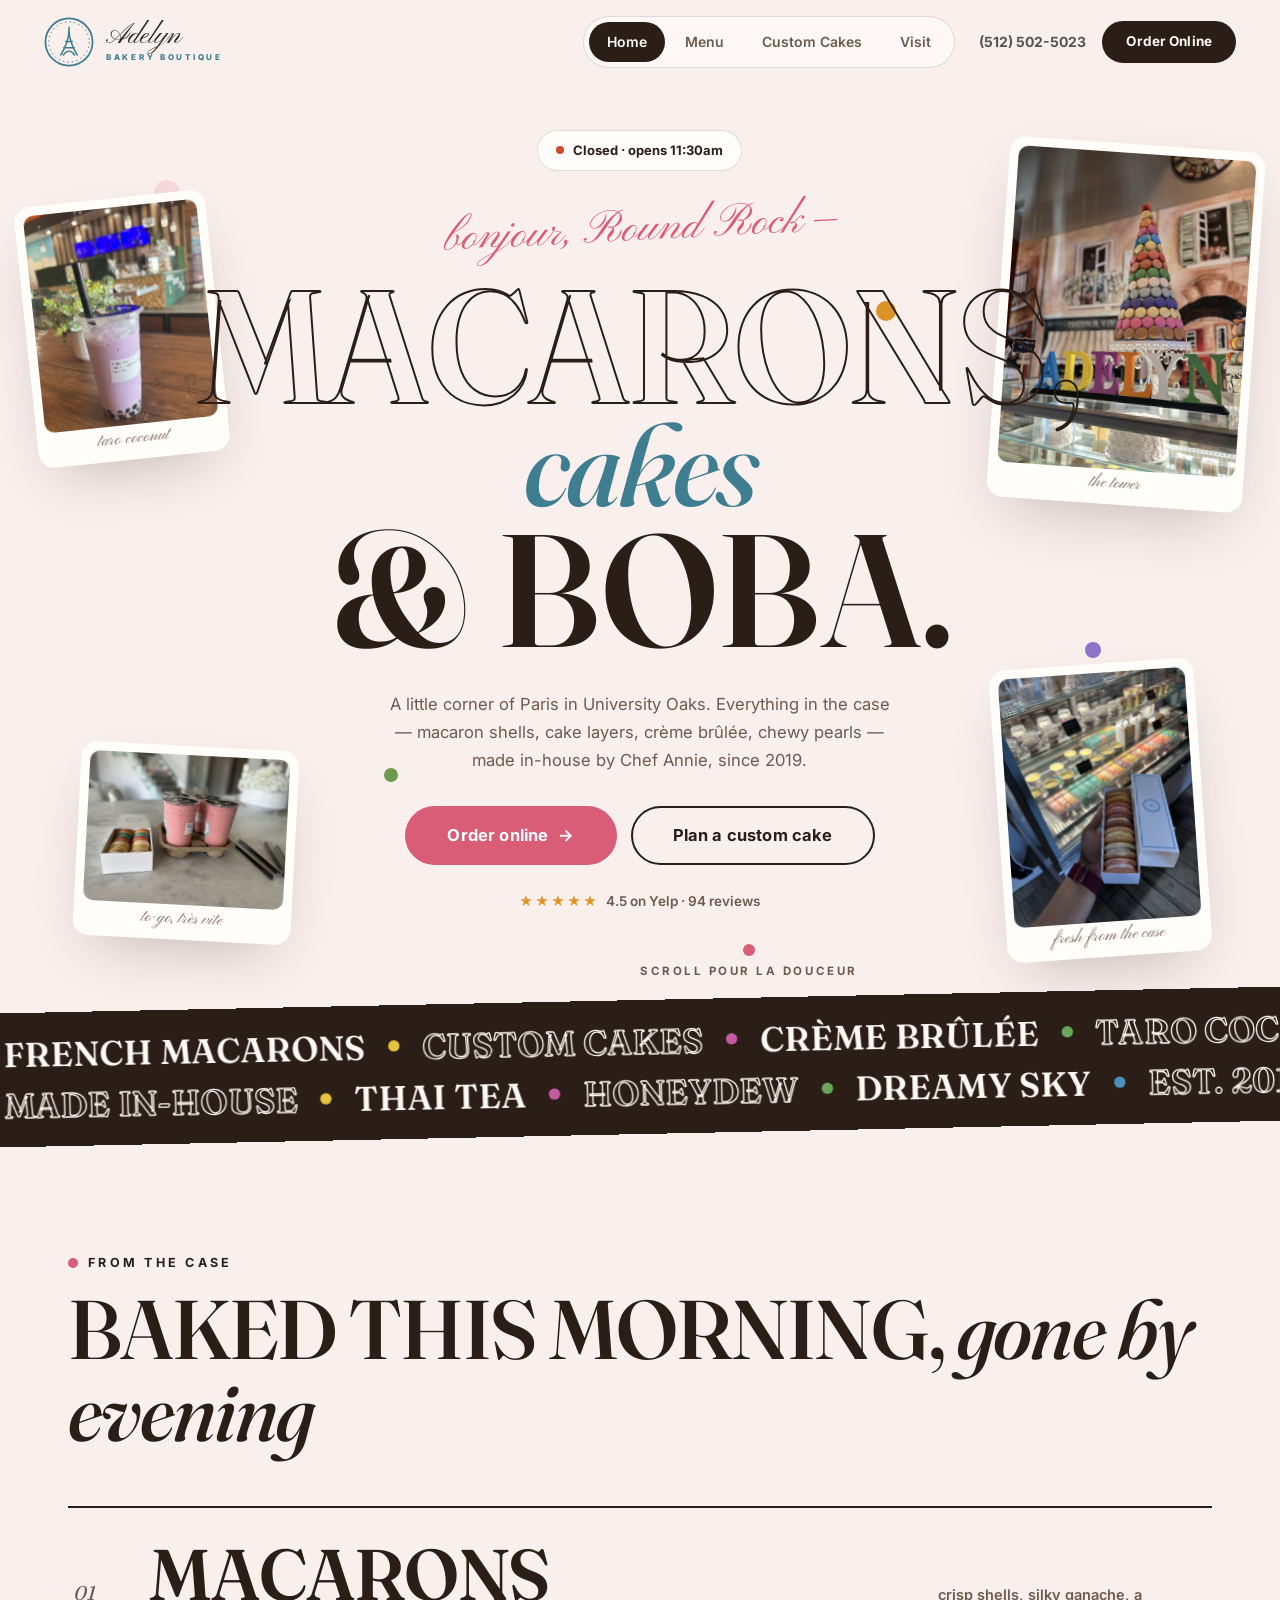
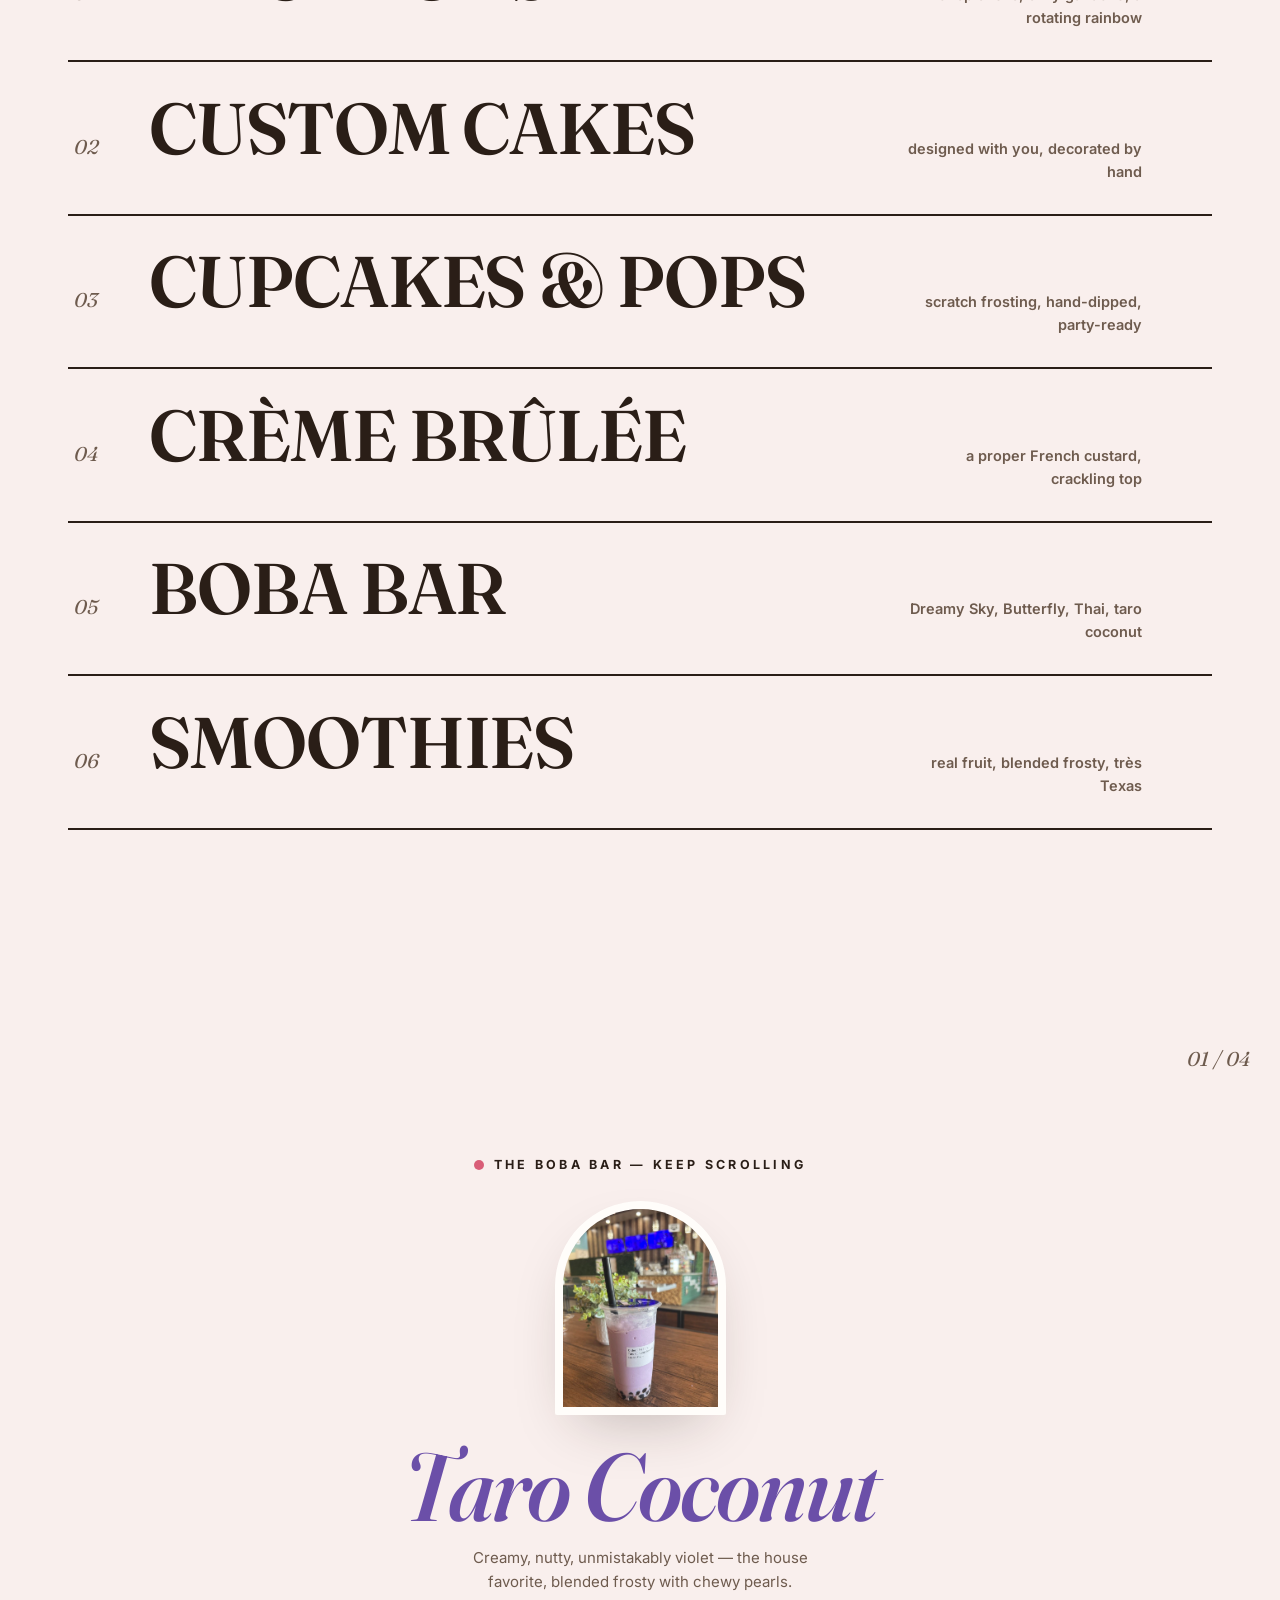
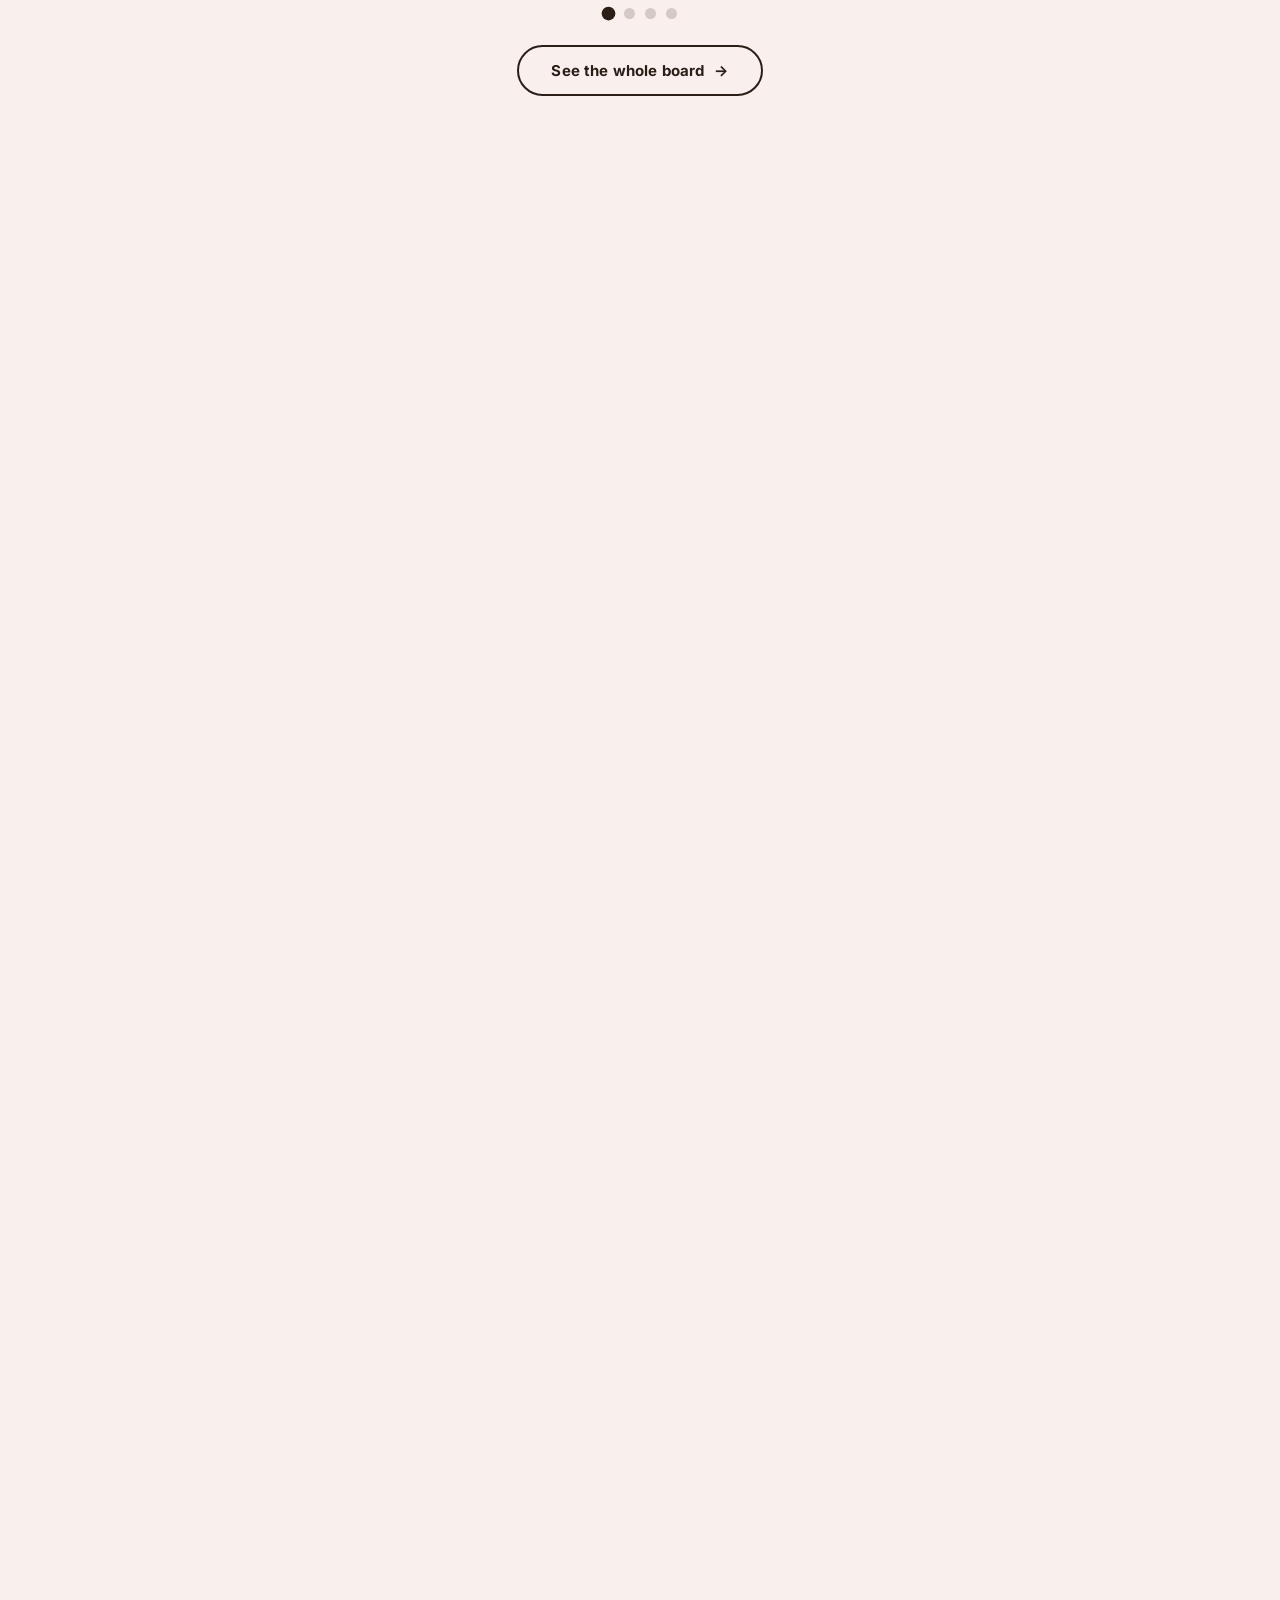
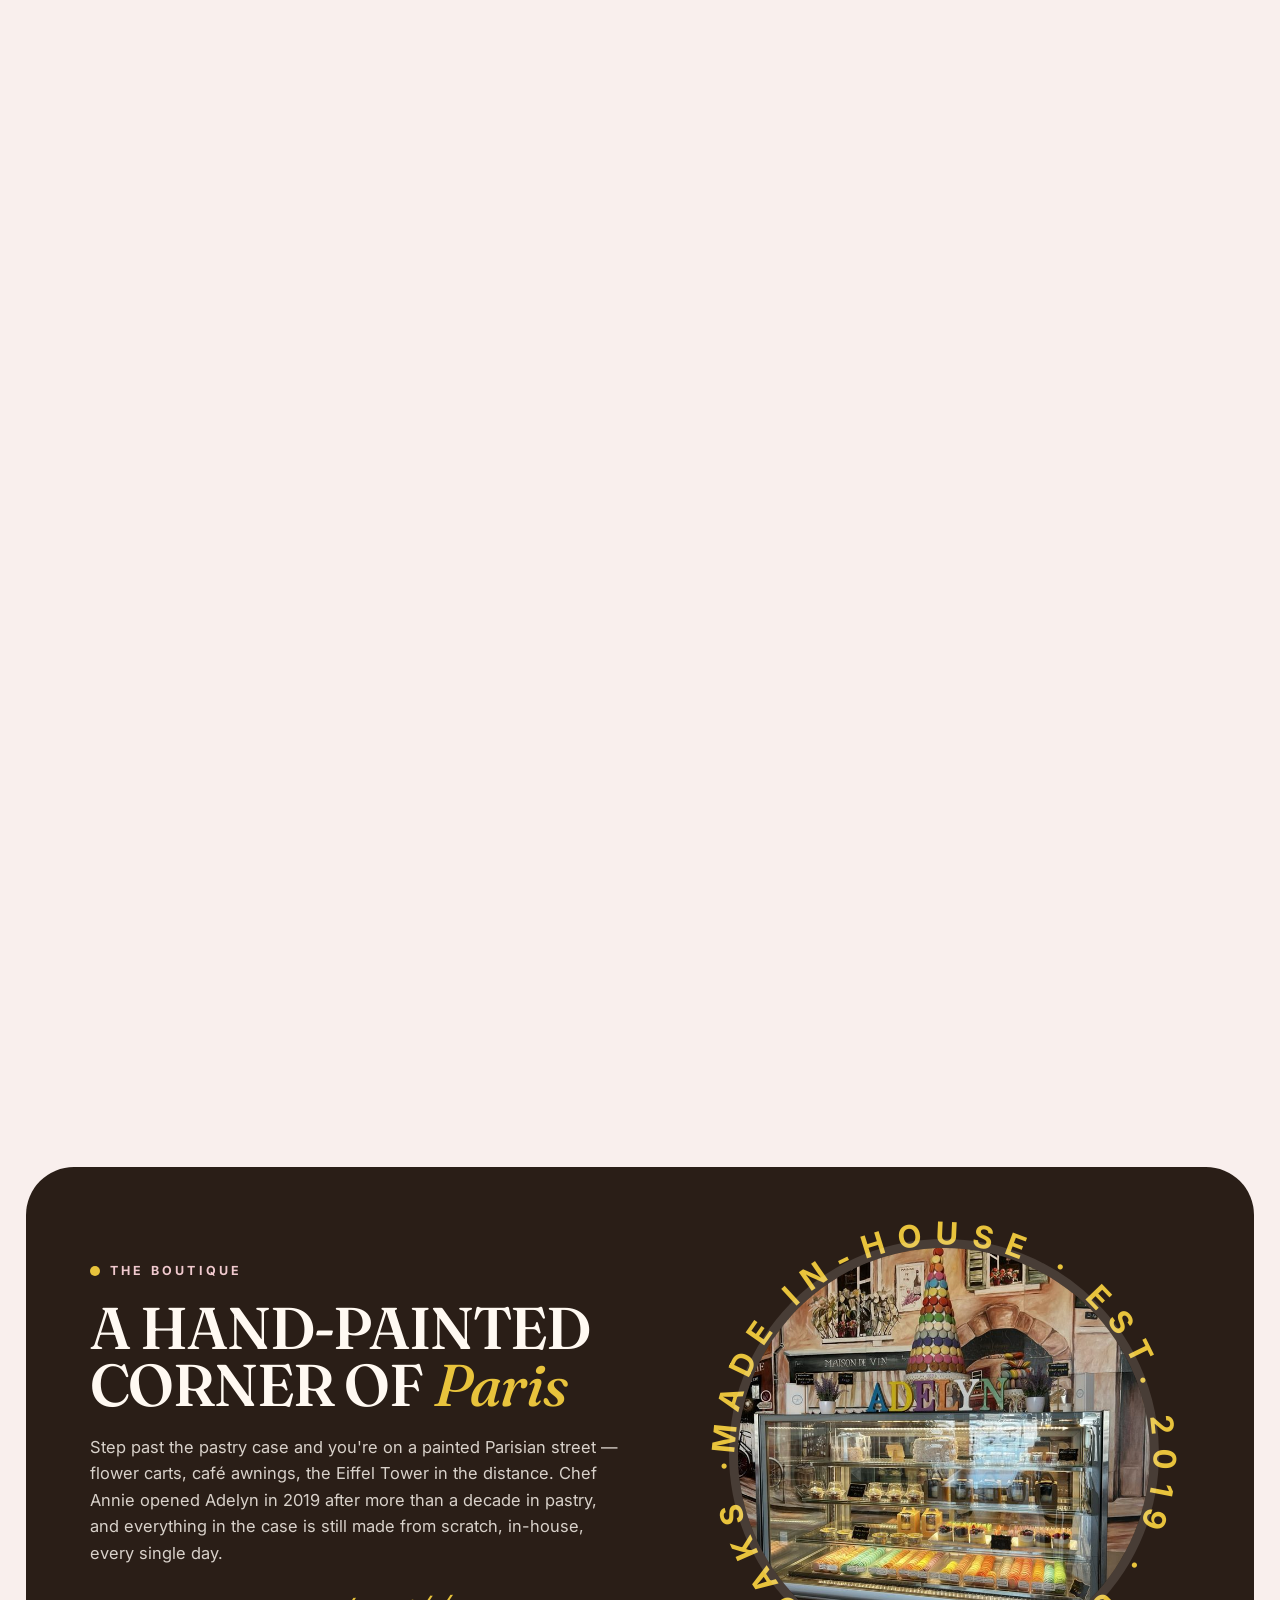
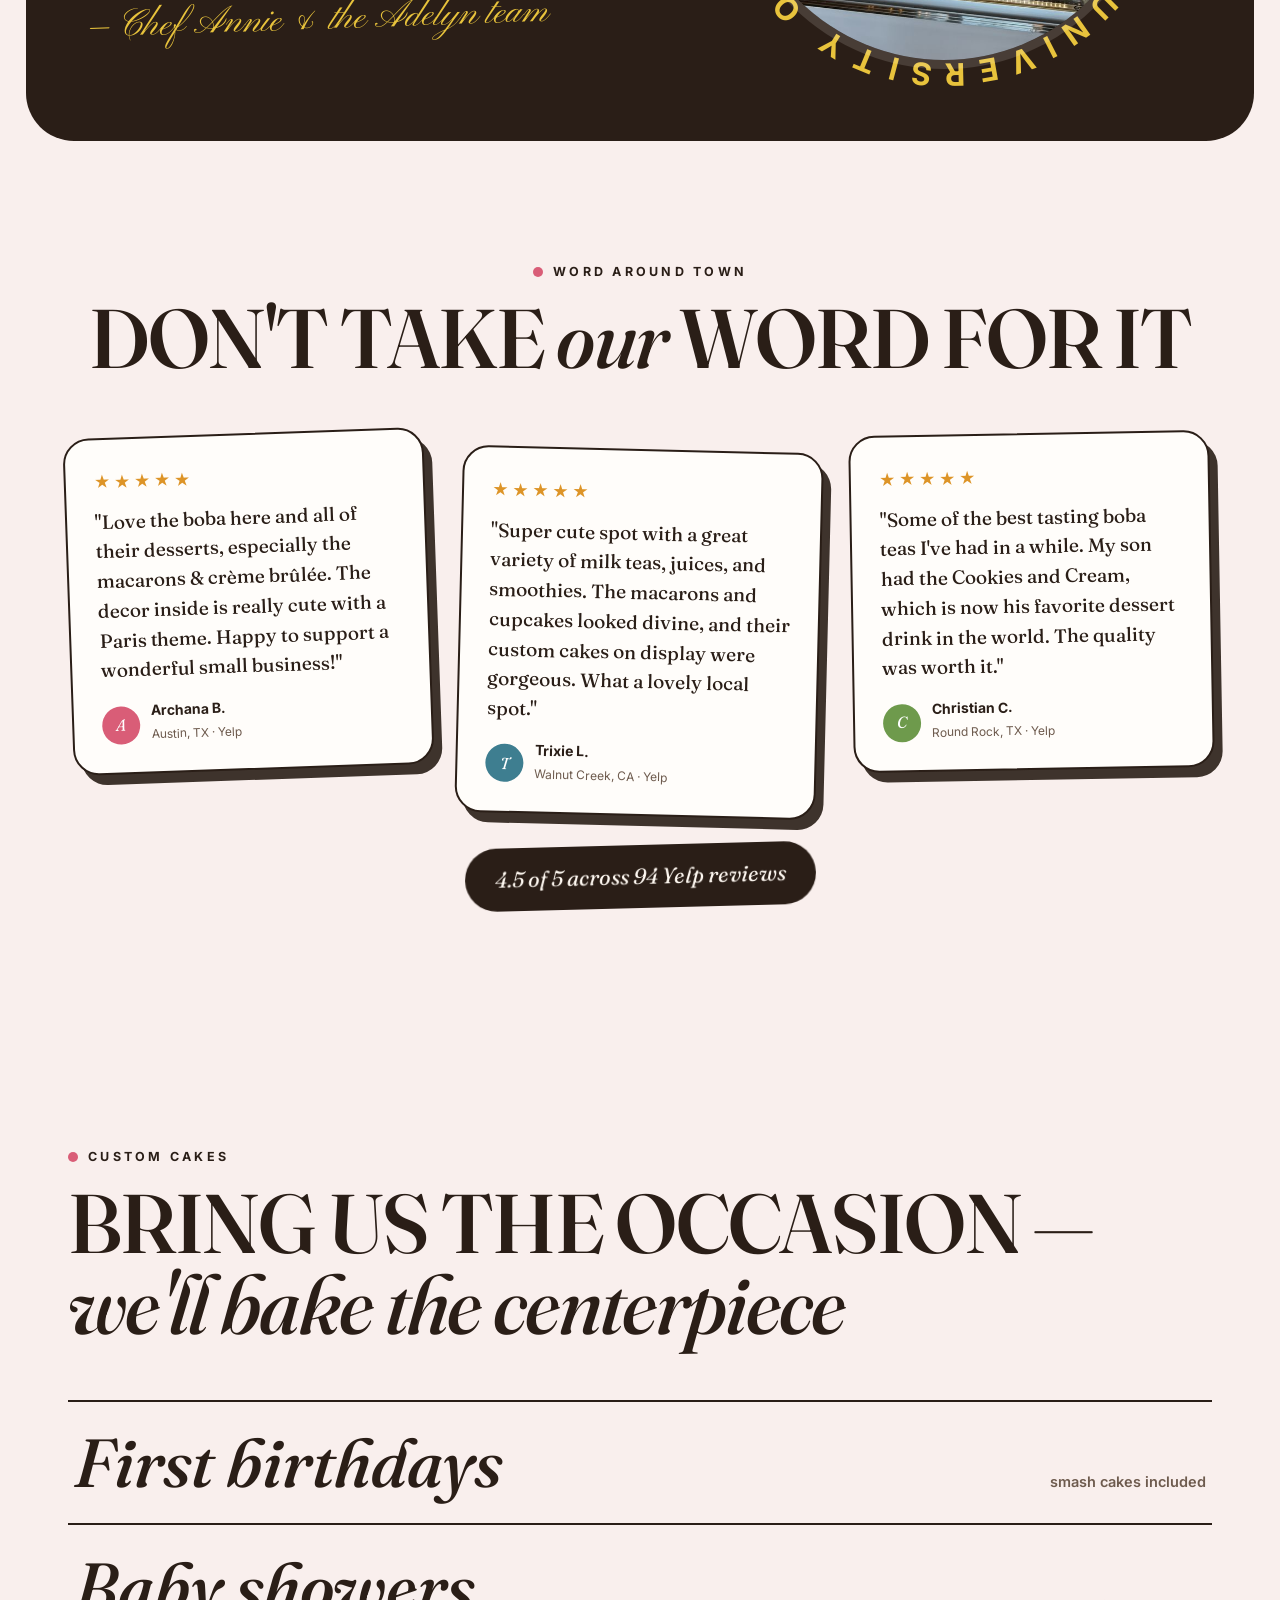
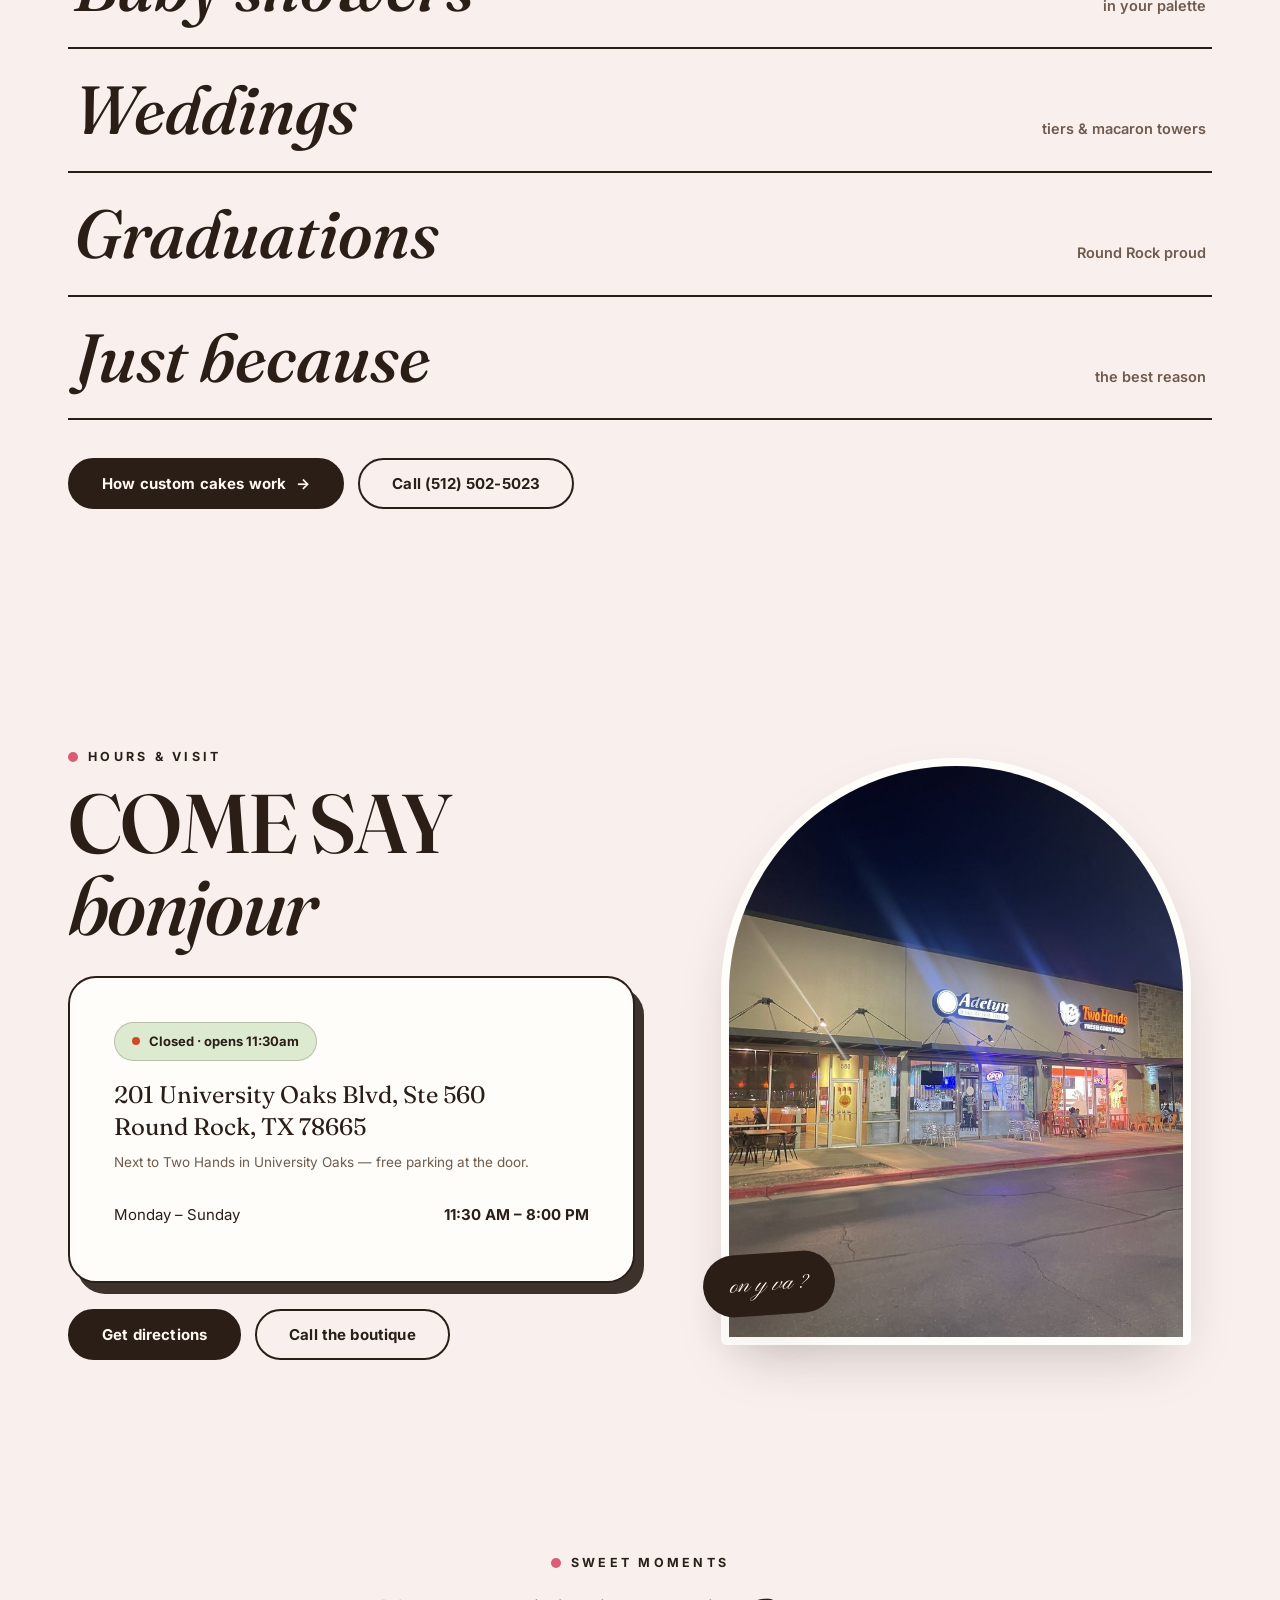
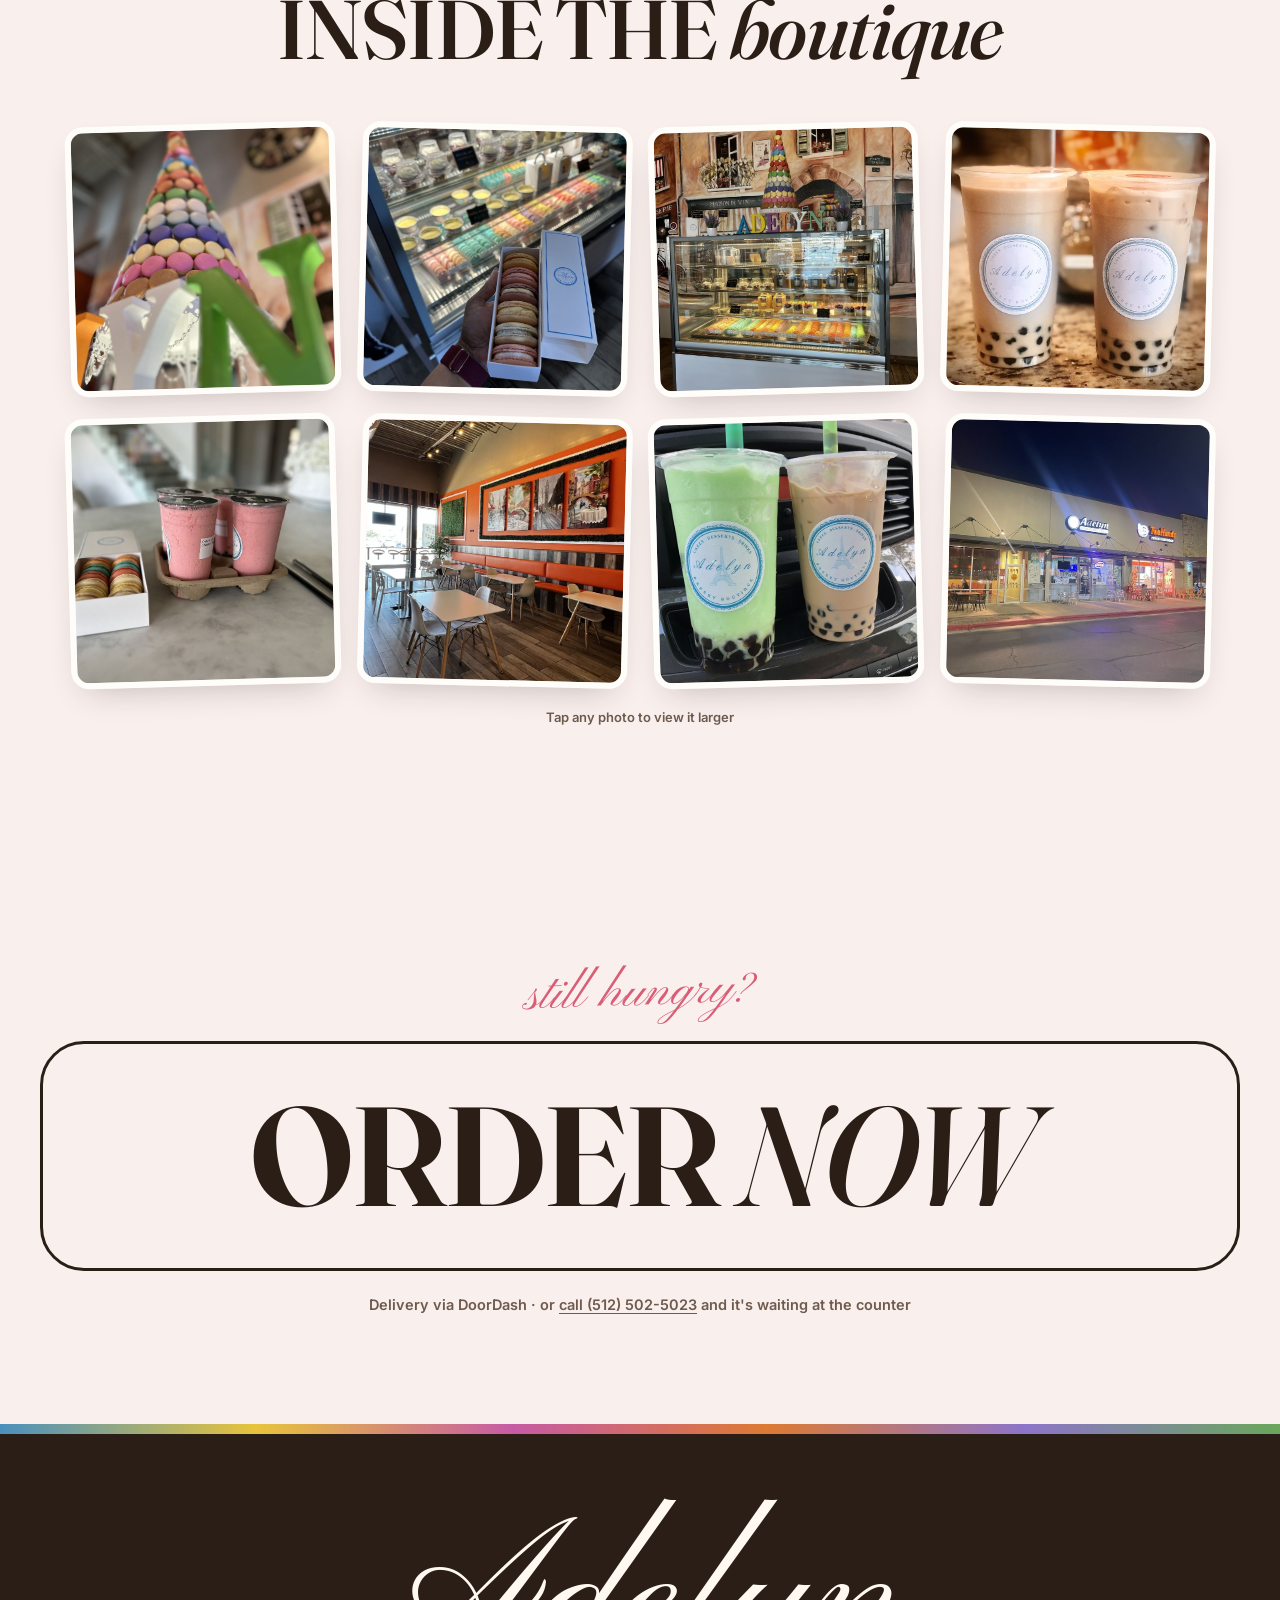
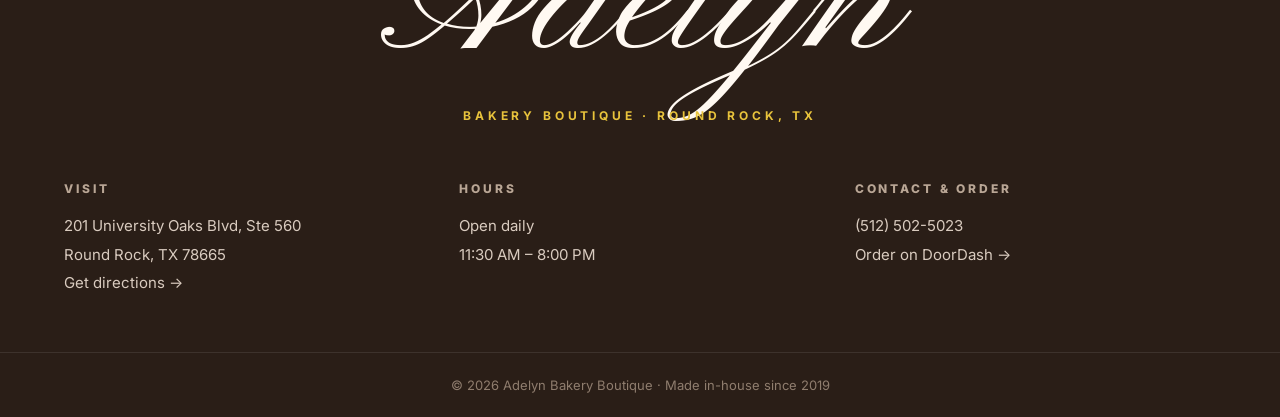
<file: index.html>
<!DOCTYPE html>
<html lang="en">
<head>
<meta charset="utf-8">
<meta name="viewport" content="width=device-width, initial-scale=1">
<title>Adelyn Bakery Boutique — French Macarons, Custom Cakes &amp; Boba | Round Rock, TX</title>
<meta name="description" content="Adelyn Bakery Boutique in University Oaks, Round Rock — French macarons, custom cakes, crème brûlée and a boba bar, all made in-house by Chef Annie since 2019. Open daily 11:30–8. (512) 502-5023.">
<link rel="preconnect" href="https://fonts.googleapis.com"><link rel="preconnect" href="https://fonts.gstatic.com" crossorigin>
<link href="https://fonts.googleapis.com/css2?family=Fraunces:ital,opsz,wght@0,9..144,300..900;1,9..144,300..900&family=Inter:wght@400;500;600;700;800&family=Pinyon+Script&display=swap" rel="stylesheet">
<link rel="stylesheet" href="assets/site.css">
<link rel="icon" href="data:image/svg+xml,%3Csvg%20xmlns%3D%27http%3A//www.w3.org/2000/svg%27%20viewBox%3D%270%200%20100%20100%27%3E%3Ccircle%20cx%3D%2750%27%20cy%3D%2750%27%20r%3D%2746%27%20fill%3D%27%233E7E90%27/%3E%3Ctext%20x%3D%2750%27%20y%3D%2768%27%20font-size%3D%2754%27%20text-anchor%3D%27middle%27%20fill%3D%27%23FBF6EE%27%20font-family%3D%27Georgia%27%20font-style%3D%27italic%27%3EA%3C/text%3E%3C/svg%3E">
<script type="application/ld+json">
{
  "@context":"https://schema.org",
  "@type":"Bakery",
  "name":"Adelyn Bakery Boutique",
  "servesCuisine":["Bakery","Bubble Tea","Desserts"],
  "telephone":"+15125025023",
  "address":{"@type":"PostalAddress","streetAddress":"201 University Oaks Blvd Ste 560","addressLocality":"Round Rock","addressRegion":"TX","postalCode":"78665","addressCountry":"US"},
  "openingHours":"Mo-Su 11:30-20:00",
  "foundingDate":"2019"
}
</script>
</head>
<body>

<div class="intro" aria-hidden="true">
  <div class="intro-in">
    <span class="script">Adelyn</span>
    <div class="intro-dots"><i></i><i></i><i></i><i></i><i></i></div>
  </div>
</div>

<header class="nav">
  <a class="brand" href="index.html" aria-label="Adelyn Bakery Boutique — home">
    <svg viewBox="0 0 52 52" fill="none" aria-hidden="true">
      <circle cx="26" cy="26" r="24.5" stroke="#3E7E90" stroke-width="1.8"/>
      <circle cx="26" cy="26" r="21" stroke="#3E7E90" stroke-width="1" stroke-dasharray="1.5 3.2"/>
      <path d="M26 10.5 L26 14" stroke="#3E7E90" stroke-width="1.5" stroke-linecap="round"/>
      <path d="M26 14 C26 24 22.5 31 17.5 39.5 M26 14 C26 24 29.5 31 34.5 39.5" stroke="#3E7E90" stroke-width="1.6" stroke-linecap="round"/>
      <path d="M22.4 25.5 L29.6 25.5 M20.5 32 L31.5 32" stroke="#3E7E90" stroke-width="1.4" stroke-linecap="round"/>
      <path d="M20 39.5 Q26 31.5 32 39.5" stroke="#3E7E90" stroke-width="1.4" stroke-linecap="round"/>
    </svg>
    <span class="brand-word">
      <span class="bw-script">Adelyn</span>
      <span class="bw-sub">Bakery Boutique</span>
    </span>
  </a>
  <nav class="nav-links">
    <a href="index.html" class="active">Home</a>
    <a href="menu.html">Menu</a>
    <a href="custom.html">Custom Cakes</a>
    <a href="contact.html">Visit</a>
  </nav>
  <div class="nav-cta">
    <a class="tel" href="tel:5125025023">(512) 502-5023</a>
    <a class="btn btn-fill btn-sm magnet" href="https://www.doordash.com/store/adelyn-bakery-boutique-round-rock-750996" target="_blank" rel="noopener">Order Online</a>
  </div>
</header>

<!-- ================= HERO ================= -->
<section class="hero" data-bg="#FFF9F2">
  <span class="conf" style="width:26px;height:26px;background:var(--rose);top:18%;left:12%" data-speed="-0.12"></span>
  <span class="conf" style="width:16px;height:16px;background:var(--violet);top:64%;right:14%" data-speed="-0.2"></span>
  <span class="conf" style="width:20px;height:20px;background:var(--marigold);top:30%;right:30%" data-speed="-0.08"></span>
  <span class="conf" style="width:14px;height:14px;background:var(--leaf);bottom:22%;left:30%" data-speed="-0.16"></span>

  <figure class="stk stk-tower" data-speed="-0.06">
    <img src="assets/img/macaron-tower.jpg" alt="A rainbow macaron tower above the ADELYN letters" width="750" height="1000" fetchpriority="high">
    <figcaption>the tower</figcaption>
  </figure>
  <figure class="stk stk-taro" data-speed="-0.11">
    <img src="assets/img/taro.jpg" alt="Taro coconut smoothie with tapioca pearls" width="750" height="1000">
    <figcaption>taro coconut</figcaption>
  </figure>
  <figure class="stk stk-box" data-speed="-0.04">
    <img src="assets/img/macaron-box.jpg" alt="Strawberry smoothies beside a box of macarons" width="1000" height="750">
    <figcaption>to-go, très vite</figcaption>
  </figure>
  <figure class="stk stk-case" data-speed="-0.09">
    <img src="assets/img/macaron-case.jpg" alt="A boxed half-dozen macarons in front of the case" width="750" height="1000">
    <figcaption>fresh from the case</figcaption>
  </figure>

  <div class="hero-type">
    <span class="hero-chip" data-hours="11.5-20;11.5-20;11.5-20;11.5-20;11.5-20;11.5-20;11.5-20"><span class="dot"></span><span class="js-status">Open daily 11:30–8</span></span><br>
    <span class="hero-hi">bonjour, Round Rock —</span>
    <h1 class="giant">
      <span class="hero-l1 outline">Macarons,</span>
      <span class="hero-l2">cakes</span>
      <span class="hero-l3">&amp; Boba.</span>
    </h1>
    <p class="hero-sub">A little corner of Paris in University Oaks. Everything in the case — macaron shells, cake layers, crème brûlée, chewy pearls — made in-house by Chef Annie, since 2019.</p>
    <div class="hero-ctas">
      <a class="btn btn-rose btn-lg magnet" href="https://www.doordash.com/store/adelyn-bakery-boutique-round-rock-750996" target="_blank" rel="noopener">Order online <span class="arr">→</span></a>
      <a class="btn btn-lg magnet" href="custom.html">Plan a custom cake</a>
    </div>
    <p class="hero-proof"><span class="stars">★★★★★</span>&ensp;4.5 on Yelp · 94 reviews</p>
  </div>

  <div class="scroll-cue"><i></i>scroll pour la douceur</div>
</section>

<!-- ================= MARQUEE ================= -->
<div class="mq" aria-hidden="true">
  <div class="mq-row">
    <div class="mq-track">
      <span>French Macarons</span><i></i><span class="o">Custom Cakes</span><i></i><span>Crème Brûlée</span><i></i><span class="o">Taro Coconut</span><i></i><span>Cake Pops</span><i></i><span class="o">Butterfly Milk Tea</span><i></i><span>Cupcakes</span><i></i><span class="o">Mango Snow Ice</span><i></i>
      <span>French Macarons</span><i></i><span class="o">Custom Cakes</span><i></i><span>Crème Brûlée</span><i></i><span class="o">Taro Coconut</span><i></i><span>Cake Pops</span><i></i><span class="o">Butterfly Milk Tea</span><i></i><span>Cupcakes</span><i></i><span class="o">Mango Snow Ice</span><i></i>
    </div>
  </div>
  <div class="mq-row rev">
    <div class="mq-track">
      <span class="o">Made In-House</span><i></i><span>Thai Tea</span><i></i><span class="o">Honeydew</span><i></i><span>Dreamy Sky</span><i></i><span class="o">Est. 2019</span><i></i><span>Smoothies</span><i></i><span class="o">Slushies</span><i></i><span>Round Rock TX</span><i></i>
      <span class="o">Made In-House</span><i></i><span>Thai Tea</span><i></i><span class="o">Honeydew</span><i></i><span>Dreamy Sky</span><i></i><span class="o">Est. 2019</span><i></i><span>Smoothies</span><i></i><span class="o">Slushies</span><i></i><span>Round Rock TX</span><i></i>
    </div>
  </div>
</div>

<!-- ================= THE CASE ================= -->
<section class="section" id="sweets" data-bg="#F7D9DC">
  <div class="wrap">
    <div class="sec-head">
      <span class="kicker"><span class="kdot"></span>From the case</span>
      <h2 class="kin">Baked this morning, <span class="it">gone by evening</span></h2>
    </div>
    <div class="case-list" data-follow>
      <a class="case-row" href="menu.html#macarons" style="--row-c:#D95D77" data-img="assets/img/macaron-case.jpg">
        <span class="case-num">01</span>
        <span class="case-word">Macarons</span>
        <span class="case-tag">crisp shells, silky ganache, a rotating rainbow</span>
        <span class="go-arr">→</span>
      </a>
      <a class="case-row" href="custom.html" style="--row-c:#3E7E90" data-img="assets/img/pastry-case.jpg">
        <span class="case-num">02</span>
        <span class="case-word">Custom Cakes</span>
        <span class="case-tag">designed with you, decorated by hand</span>
        <span class="go-arr">→</span>
      </a>
      <a class="case-row" href="menu.html#patisserie" style="--row-c:#DD9427" data-emoji="🧁">
        <span class="case-num">03</span>
        <span class="case-word">Cupcakes &amp; Pops</span>
        <span class="case-tag">scratch frosting, hand-dipped, party-ready</span>
        <span class="go-arr">→</span>
      </a>
      <a class="case-row" href="menu.html#patisserie" style="--row-c:#B0872D" data-emoji="🍮">
        <span class="case-num">04</span>
        <span class="case-word">Crème Brûlée</span>
        <span class="case-tag">a proper French custard, crackling top</span>
        <span class="go-arr">→</span>
      </a>
      <a class="case-row" href="menu.html#boba" style="--row-c:#8D74C9" data-img="assets/img/boba.jpg">
        <span class="case-num">05</span>
        <span class="case-word">Boba Bar</span>
        <span class="case-tag">Dreamy Sky, Butterfly, Thai, taro coconut</span>
        <span class="go-arr">→</span>
      </a>
      <a class="case-row" href="menu.html#smoothies" style="--row-c:#6E9A4C" data-img="assets/img/macaron-box.jpg">
        <span class="case-num">06</span>
        <span class="case-word">Smoothies</span>
        <span class="case-tag">real fruit, blended frosty, très Texas</span>
        <span class="go-arr">→</span>
      </a>
    </div>
  </div>
</section>

<!-- ================= FLAVOR TOUR ================= -->
<section class="tour" id="flavors" data-bg="#E4DCF3" style="height:380svh"
  data-flavors='[
    {"name":"Taro Coconut","desc":"Creamy, nutty, unmistakably violet — the house favorite, blended frosty with chewy pearls.","bg":"#E4DCF3","deep":"#6B4FA8"},
    {"name":"Honeydew","desc":"Melon-sweet and mellow, green as the pistachio shelf — a Texas-afternoon classic.","bg":"#DCEAD0","deep":"#4F7A33"},
    {"name":"Black Milk Tea","desc":"The classic — brewed black tea, silky milk, not too sweet, wearing the little blue Adelyn badge.","bg":"#F0E0C8","deep":"#8A5A26"},
    {"name":"Strawberry","desc":"Bright pink and blended with real fruit — grab a carry tray and a box of macarons to match.","bg":"#F7D9DC","deep":"#C24762"}
  ]'>
  <div class="tour-pin">
    <div>
      <span class="kicker tour-kicker" style="justify-content:center"><span class="kdot"></span>The boba bar — keep scrolling</span>
      <div class="tour-stage">
        <div class="tour-cupwrap">
          <div class="tour-cup">
            <img src="assets/img/taro.jpg" alt="Taro coconut smoothie" class="on">
            <img src="assets/img/smoothies.jpg" alt="Honeydew boba, green and cold" loading="lazy">
            <img src="assets/img/boba.jpg" alt="Two Adelyn milk teas with the blue badge" loading="lazy">
            <img src="assets/img/macaron-box.jpg" alt="Strawberry smoothies in a carry tray" loading="lazy">
          </div>
        </div>
        <h2 class="tour-word" style="margin-top:26px">Taro Coconut</h2>
      </div>
      <p class="tour-desc"></p>
      <div class="tour-dots"><i class="on"></i><i></i><i></i><i></i></div>
      <div style="margin-top:26px"><a class="btn magnet" href="menu.html#boba">See the whole board <span class="arr">→</span></a></div>
    </div>
    <div class="tour-count">01 / 04</div>
  </div>
</section>

<!-- ================= STORY ================= -->
<section class="story" data-bg="#FFF9F2">
  <div class="story-panel">
    <div class="story-copy">
      <span class="kicker"><span class="kdot" style="background:#E8C33C"></span>The boutique</span>
      <h2>A hand-painted corner of <span class="it">Paris</span></h2>
      <p>Step past the pastry case and you're on a painted Parisian street — flower carts, café awnings, the Eiffel Tower in the distance. Chef Annie opened Adelyn in 2019 after more than a decade in pastry, and everything in the case is still made from scratch, in-house, every single day.</p>
      <span class="story-sign">— Chef Annie &amp; the Adelyn team</span>
    </div>
    <div class="story-art">
      <svg class="story-ring" viewBox="0 0 200 200" aria-hidden="true">
        <defs><path id="sr" d="M100,100 m-84,0 a84,84 0 1,1 168,0 a84,84 0 1,1 -168,0"/></defs>
        <text style="font:700 12.5px Inter,sans-serif;letter-spacing:5px" fill="#E8C33C">
          <textPath href="#sr">MADE IN-HOUSE · EST. 2019 · UNIVERSITY OAKS · ROUND ROCK TX ·</textPath>
        </text>
      </svg>
      <div class="story-circle"><img src="assets/img/pastry-case.jpg" alt="The Adelyn pastry case against the hand-painted Paris mural" loading="lazy"></div>
    </div>
  </div>
</section>

<!-- ================= WALL OF LOVE ================= -->
<section class="section" data-bg="#F8ECCB">
  <div class="wrap">
    <div class="sec-head center">
      <span class="kicker"><span class="kdot"></span>Word around town</span>
      <h2 class="kin">Don't take <span class="it">our</span> word for it</h2>
    </div>
    <div class="love-grid">
      <article class="love">
        <div class="stars" aria-label="5 stars">★★★★★</div>
        <p>"Love the boba here and all of their desserts, especially the macarons &amp; crème brûlée. The decor inside is really cute with a Paris theme. Happy to support a wonderful small business!"</p>
        <div class="who"><span class="ava">A</span><span><b>Archana B.</b><small>Austin, TX · Yelp</small></span></div>
      </article>
      <article class="love">
        <div class="stars" aria-label="5 stars">★★★★★</div>
        <p>"Super cute spot with a great variety of milk teas, juices, and smoothies. The macarons and cupcakes looked divine, and their custom cakes on display were gorgeous. What a lovely local spot."</p>
        <div class="who"><span class="ava">T</span><span><b>Trixie L.</b><small>Walnut Creek, CA · Yelp</small></span></div>
      </article>
      <article class="love">
        <div class="stars" aria-label="5 stars">★★★★★</div>
        <p>"Some of the best tasting boba teas I've had in a while. My son had the Cookies and Cream, which is now his favorite dessert drink in the world. The quality was worth it."</p>
        <div class="who"><span class="ava">C</span><span><b>Christian C.</b><small>Round Rock, TX · Yelp</small></span></div>
      </article>
    </div>
    <div class="love-foot"><span class="love-stamp">4.5 of 5 across 94 Yelp reviews</span></div>
  </div>
</section>

<!-- ================= OCCASIONS / CUSTOM ================= -->
<section class="section" id="custom" data-bg="#E4DCF3">
  <div class="wrap">
    <div class="sec-head">
      <span class="kicker"><span class="kdot"></span>Custom cakes</span>
      <h2 class="kin">Bring us the occasion — <span class="it">we'll bake the centerpiece</span></h2>
    </div>
    <div class="occ-list">
      <a class="occ" href="custom.html" style="--row-c:#D95D77"><span class="occ-word">First birthdays</span><span class="occ-note">smash cakes included</span></a>
      <a class="occ" href="custom.html" style="--row-c:#3E7E90"><span class="occ-word">Baby showers</span><span class="occ-note">in your palette</span></a>
      <a class="occ" href="custom.html" style="--row-c:#DD9427"><span class="occ-word">Weddings</span><span class="occ-note">tiers &amp; macaron towers</span></a>
      <a class="occ" href="custom.html" style="--row-c:#6E9A4C"><span class="occ-word">Graduations</span><span class="occ-note">Round Rock proud</span></a>
      <a class="occ" href="custom.html" style="--row-c:#8D74C9"><span class="occ-word">Just because</span><span class="occ-note">the best reason</span></a>
    </div>
    <div style="margin-top:38px;display:flex;gap:14px;flex-wrap:wrap">
      <a class="btn btn-fill magnet" href="custom.html">How custom cakes work <span class="arr">→</span></a>
      <a class="btn magnet" href="tel:5125025023">Call (512) 502-5023</a>
    </div>
  </div>
</section>

<!-- ================= VISIT ================= -->
<section class="section" id="visit" data-bg="#D9E9EC">
  <div class="wrap">
    <div class="visit-grid">
      <div>
        <div class="sec-head" style="margin-bottom:30px">
          <span class="kicker"><span class="kdot"></span>Hours &amp; visit</span>
          <h2 class="kin">Come say <span class="it">bonjour</span></h2>
        </div>
        <div class="visit-card">
          <span class="open-chip" data-hours="11.5-20;11.5-20;11.5-20;11.5-20;11.5-20;11.5-20;11.5-20"><span class="dot"></span><span class="js-status">Open daily</span></span>
          <p class="visit-addr">201 University Oaks Blvd, Ste 560<br>Round Rock, TX 78665</p>
          <p class="visit-note">Next to Two Hands in University Oaks — free parking at the door.</p>
          <div class="hours-line"><span>Monday – Sunday</span><b>11:30 AM – 8:00 PM</b></div>
        </div>
        <div style="margin-top:26px;display:flex;gap:14px;flex-wrap:wrap">
          <a class="btn btn-fill magnet" href="https://maps.google.com/?q=Adelyn+Bakery+Boutique,+201+University+Oaks+Blvd+Ste+560,+Round+Rock,+TX+78665" target="_blank" rel="noopener">Get directions</a>
          <a class="btn magnet" href="tel:5125025023">Call the boutique</a>
        </div>
      </div>
      <div class="visit-art">
        <a class="visit-photo" href="https://maps.google.com/?q=Adelyn+Bakery+Boutique,+201+University+Oaks+Blvd+Ste+560,+Round+Rock,+TX+78665" target="_blank" rel="noopener" aria-label="Open in Google Maps">
          <img src="assets/img/storefront-night.jpg" alt="The Adelyn storefront lit up at night" loading="lazy">
        </a>
        <span class="visit-stamp">on y va ?</span>
      </div>
    </div>
  </div>
</section>

<!-- ================= GALLERY ================= -->
<section class="section" data-bg="#FFF9F2" style="padding-top:clamp(60px,8vh,90px)">
  <div class="wrap">
    <div class="sec-head center">
      <span class="kicker"><span class="kdot"></span>Sweet moments</span>
      <h2 class="kin">Inside the <span class="it">boutique</span></h2>
    </div>
    <div class="gallery">
      <img src="assets/img/hero-macarons.jpg" alt="Macaron tower reaching toward the ceiling" loading="lazy">
      <img src="assets/img/macaron-case.jpg" alt="A box of macarons fresh from the case" loading="lazy">
      <img src="assets/img/pastry-case.jpg" alt="The pastry case against the Paris mural" loading="lazy">
      <img src="assets/img/boba.jpg" alt="Milk teas with the Adelyn badge" loading="lazy">
      <img src="assets/img/macaron-box.jpg" alt="Smoothies and macarons to go" loading="lazy">
      <img src="assets/img/interior-booths.jpg" alt="Cozy booths beneath Parisian paintings" loading="lazy">
      <img src="assets/img/smoothies.jpg" alt="Honeydew and milk tea boba" loading="lazy">
      <img src="assets/img/storefront-night.jpg" alt="The storefront at night" loading="lazy">
    </div>
    <p class="gallery-note">Tap any photo to view it larger</p>
  </div>
</section>

<!-- ================= MEGA CTA ================= -->
<section class="mega-wrap" data-bg="#F7D9DC">
  <span class="mega-script">still hungry?</span>
  <a class="mega" href="https://www.doordash.com/store/adelyn-bakery-boutique-round-rock-750996" target="_blank" rel="noopener">
    Order <em>now</em>
  </a>
  <p class="mega-sub">Delivery via DoorDash · or <a href="tel:5125025023">call (512) 502-5023</a> and it's waiting at the counter</p>
</section>

<!-- ================= FOOTER ================= -->
<footer class="footer">
  <div class="footer-mark" aria-hidden="true">Adelyn</div>
  <div class="footer-tag">Bakery Boutique · Round Rock, TX</div>
  <div class="footer-in">
    <div><h4>Visit</h4><div class="fcol">201 University Oaks Blvd, Ste 560<br>Round Rock, TX 78665<br><a href="https://maps.google.com/?q=Adelyn+Bakery+Boutique,+201+University+Oaks+Blvd+Ste+560,+Round+Rock,+TX+78665" target="_blank" rel="noopener">Get directions →</a></div></div>
    <div><h4>Hours</h4><div class="fcol">Open daily<br>11:30 AM – 8:00 PM</div></div>
    <div><h4>Contact &amp; Order</h4><div class="fcol"><a href="tel:5125025023">(512) 502-5023</a><br><a href="https://www.doordash.com/store/adelyn-bakery-boutique-round-rock-750996" target="_blank" rel="noopener">Order on DoorDash →</a></div></div>
  </div>
  <div class="copy">© <span data-year>2026</span> Adelyn Bakery Boutique · Made in-house since 2019</div>
</footer>

<script src="assets/site.js" defer></script>
<script src="assets/magic.js" defer></script>
</body>
</html>
</file>
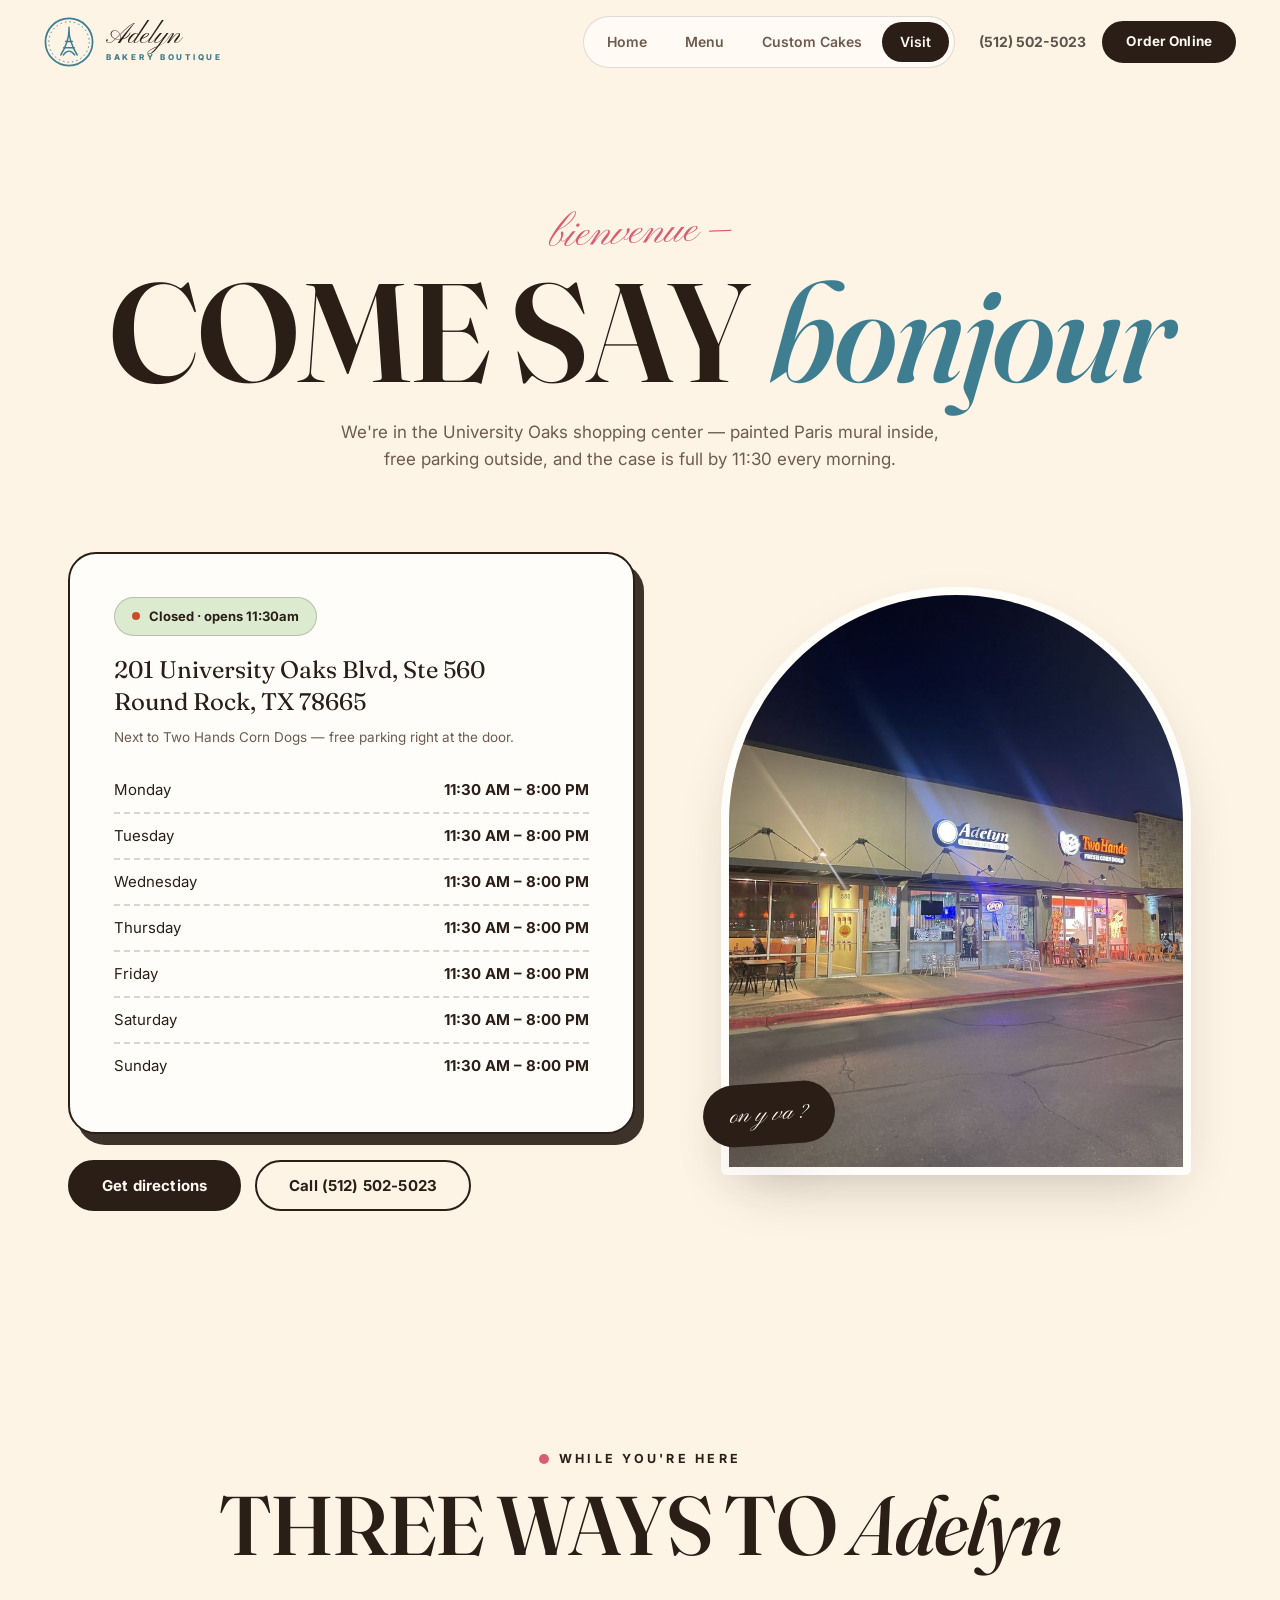
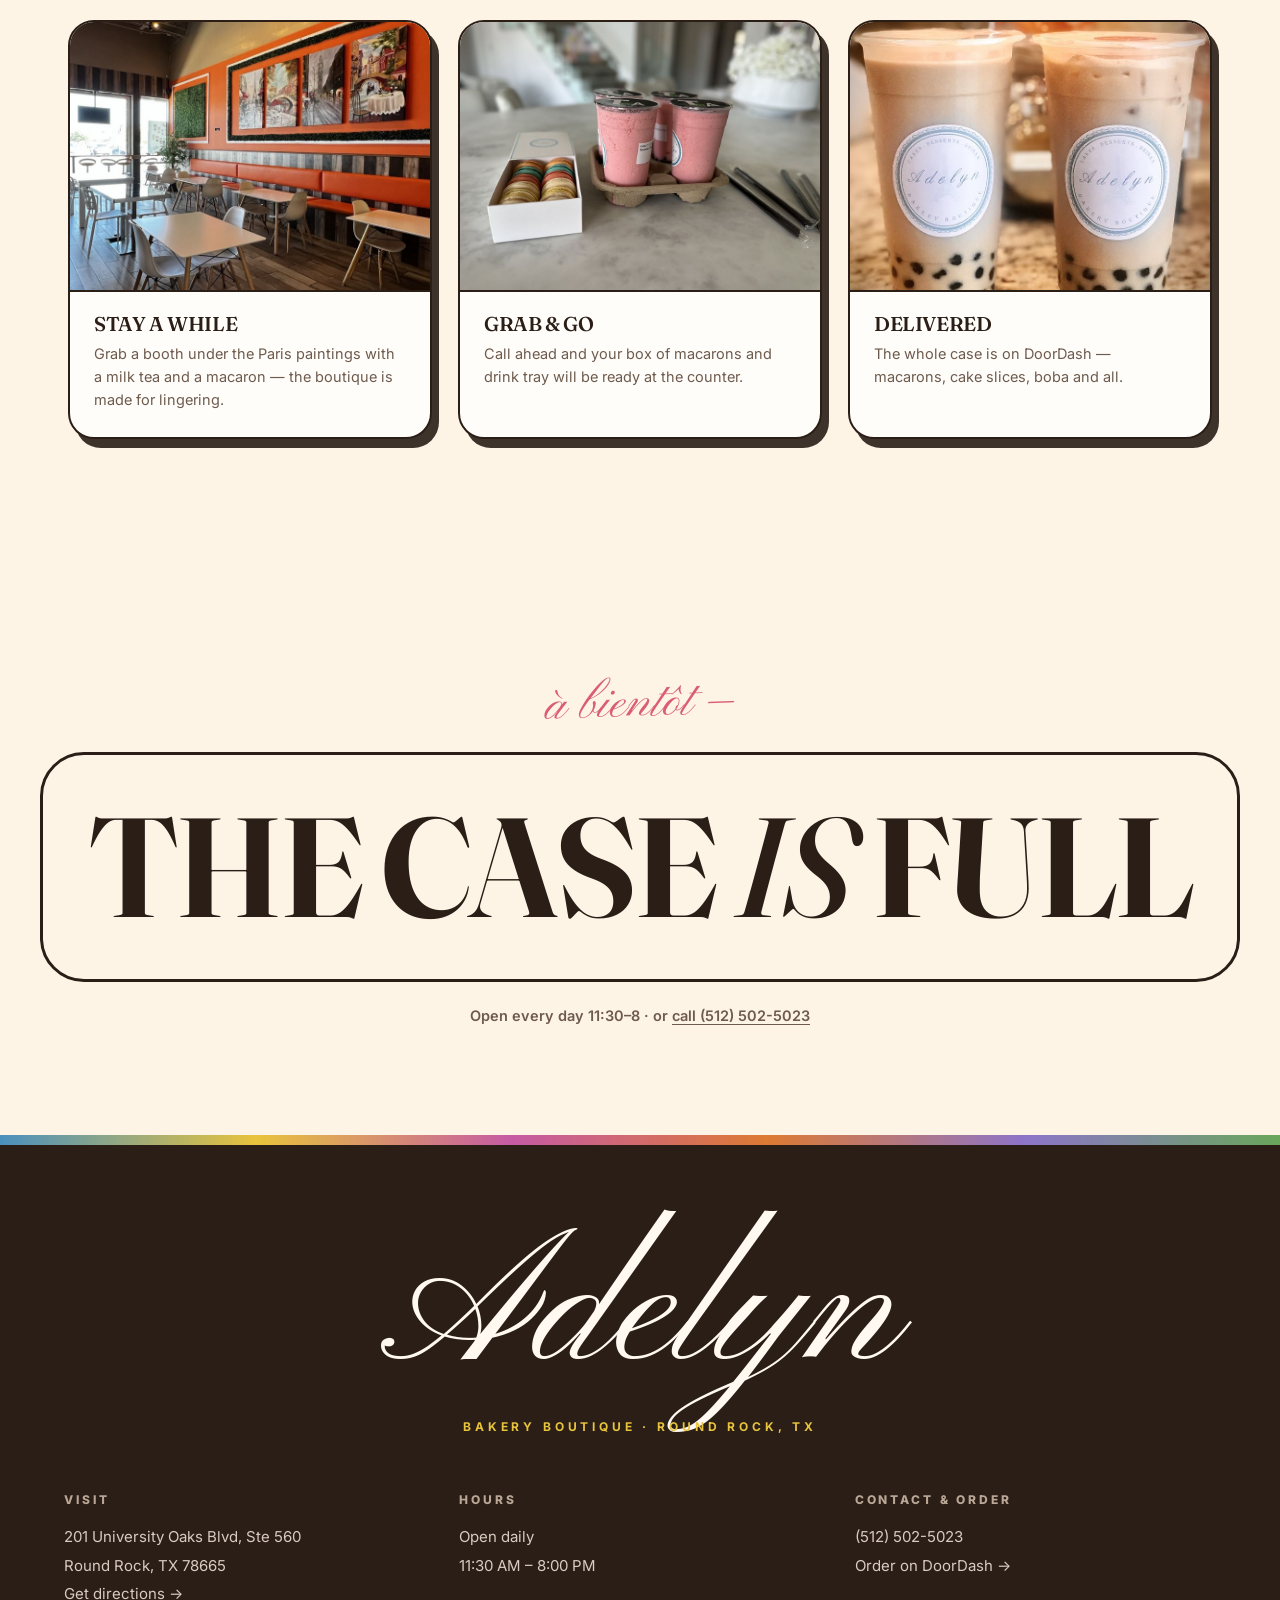
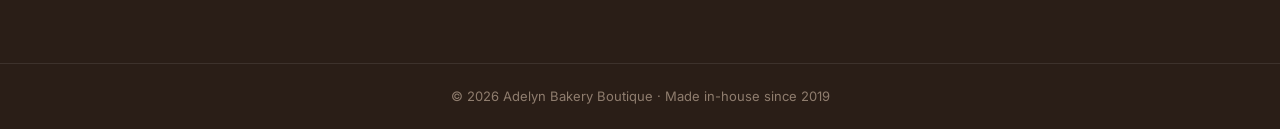
<file: contact.html>
<!DOCTYPE html>
<html lang="en">
<head>
<meta charset="utf-8">
<meta name="viewport" content="width=device-width, initial-scale=1">
<title>Visit — Adelyn Bakery Boutique | University Oaks, Round Rock</title>
<meta name="description" content="Visit Adelyn Bakery Boutique at 201 University Oaks Blvd Ste 560, Round Rock, TX 78665. Open daily 11:30 AM – 8:00 PM. Free parking. Order online or call (512) 502-5023.">
<link rel="preconnect" href="https://fonts.googleapis.com"><link rel="preconnect" href="https://fonts.gstatic.com" crossorigin>
<link href="https://fonts.googleapis.com/css2?family=Fraunces:ital,opsz,wght@0,9..144,300..900;1,9..144,300..900&family=Inter:wght@400;500;600;700;800&family=Pinyon+Script&display=swap" rel="stylesheet">
<link rel="stylesheet" href="assets/site.css">
<link rel="icon" href="data:image/svg+xml,%3Csvg%20xmlns%3D%27http%3A//www.w3.org/2000/svg%27%20viewBox%3D%270%200%20100%20100%27%3E%3Ccircle%20cx%3D%2750%27%20cy%3D%2750%27%20r%3D%2746%27%20fill%3D%27%233E7E90%27/%3E%3Ctext%20x%3D%2750%27%20y%3D%2768%27%20font-size%3D%2754%27%20text-anchor%3D%27middle%27%20fill%3D%27%23FBF6EE%27%20font-family%3D%27Georgia%27%20font-style%3D%27italic%27%3EA%3C/text%3E%3C/svg%3E">
</head>
<body>

<header class="nav">
  <a class="brand" href="index.html" aria-label="Adelyn Bakery Boutique — home">
    <svg viewBox="0 0 52 52" fill="none" aria-hidden="true">
      <circle cx="26" cy="26" r="24.5" stroke="#3E7E90" stroke-width="1.8"/>
      <circle cx="26" cy="26" r="21" stroke="#3E7E90" stroke-width="1" stroke-dasharray="1.5 3.2"/>
      <path d="M26 10.5 L26 14" stroke="#3E7E90" stroke-width="1.5" stroke-linecap="round"/>
      <path d="M26 14 C26 24 22.5 31 17.5 39.5 M26 14 C26 24 29.5 31 34.5 39.5" stroke="#3E7E90" stroke-width="1.6" stroke-linecap="round"/>
      <path d="M22.4 25.5 L29.6 25.5 M20.5 32 L31.5 32" stroke="#3E7E90" stroke-width="1.4" stroke-linecap="round"/>
      <path d="M20 39.5 Q26 31.5 32 39.5" stroke="#3E7E90" stroke-width="1.4" stroke-linecap="round"/>
    </svg>
    <span class="brand-word">
      <span class="bw-script">Adelyn</span>
      <span class="bw-sub">Bakery Boutique</span>
    </span>
  </a>
  <nav class="nav-links">
    <a href="index.html">Home</a>
    <a href="menu.html">Menu</a>
    <a href="custom.html">Custom Cakes</a>
    <a href="contact.html" class="active">Visit</a>
  </nav>
  <div class="nav-cta">
    <a class="tel" href="tel:5125025023">(512) 502-5023</a>
    <a class="btn btn-fill btn-sm magnet" href="https://www.doordash.com/store/adelyn-bakery-boutique-round-rock-750996" target="_blank" rel="noopener">Order Online</a>
  </div>
</header>

<section class="page-hero" data-bg="#FFF9F2">
  <span class="script">bienvenue —</span>
  <h1 class="giant kin">Come say <span class="it">bonjour</span></h1>
  <p>We're in the University Oaks shopping center — painted Paris mural inside, free parking outside, and the case is full by 11:30 every morning.</p>
</section>

<section class="section" style="padding-top:24px" data-bg="#D9E9EC">
  <div class="wrap">
    <div class="visit-grid">
      <div>
        <div class="visit-card">
          <span class="open-chip" data-hours="11.5-20;11.5-20;11.5-20;11.5-20;11.5-20;11.5-20;11.5-20"><span class="dot"></span><span class="js-status">Open daily</span></span>
          <p class="visit-addr">201 University Oaks Blvd, Ste 560<br>Round Rock, TX 78665</p>
          <p class="visit-note">Next to Two Hands Corn Dogs — free parking right at the door.</p>
          <div class="hours-line"><span>Monday</span><b>11:30 AM – 8:00 PM</b></div>
          <div class="hours-line"><span>Tuesday</span><b>11:30 AM – 8:00 PM</b></div>
          <div class="hours-line"><span>Wednesday</span><b>11:30 AM – 8:00 PM</b></div>
          <div class="hours-line"><span>Thursday</span><b>11:30 AM – 8:00 PM</b></div>
          <div class="hours-line"><span>Friday</span><b>11:30 AM – 8:00 PM</b></div>
          <div class="hours-line"><span>Saturday</span><b>11:30 AM – 8:00 PM</b></div>
          <div class="hours-line"><span>Sunday</span><b>11:30 AM – 8:00 PM</b></div>
        </div>
        <div style="margin-top:26px;display:flex;gap:14px;flex-wrap:wrap">
          <a class="btn btn-fill magnet" href="https://maps.google.com/?q=Adelyn+Bakery+Boutique,+201+University+Oaks+Blvd+Ste+560,+Round+Rock,+TX+78665" target="_blank" rel="noopener">Get directions</a>
          <a class="btn magnet" href="tel:5125025023">Call (512) 502-5023</a>
        </div>
      </div>
      <div class="visit-art">
        <a class="visit-photo" href="https://maps.google.com/?q=Adelyn+Bakery+Boutique,+201+University+Oaks+Blvd+Ste+560,+Round+Rock,+TX+78665" target="_blank" rel="noopener" aria-label="Open Adelyn Bakery Boutique in Google Maps">
          <img src="assets/img/storefront-night.jpg" alt="The Adelyn Bakery Boutique storefront lit up at night">
        </a>
        <span class="visit-stamp">on y va ?</span>
      </div>
    </div>
  </div>
</section>

<section class="section" data-bg="#F7D9DC">
  <div class="wrap">
    <div class="sec-head center">
      <span class="kicker"><span class="kdot"></span>While you're here</span>
      <h2 class="kin">Three ways to <span class="it">Adelyn</span></h2>
    </div>
    <div class="trio">
      <div class="trio-card">
        <img src="assets/img/interior-booths.jpg" alt="Cozy booths beneath Parisian paintings" loading="lazy">
        <div class="body"><h3>Stay a while</h3><p>Grab a booth under the Paris paintings with a milk tea and a macaron — the boutique is made for lingering.</p></div>
      </div>
      <div class="trio-card">
        <img src="assets/img/macaron-box.jpg" alt="Smoothies in a carry tray beside a box of macarons" loading="lazy">
        <div class="body"><h3>Grab &amp; go</h3><p>Call ahead and your box of macarons and drink tray will be ready at the counter.</p></div>
      </div>
      <div class="trio-card">
        <img src="assets/img/boba.jpg" alt="Two Adelyn milk teas with the blue badge" loading="lazy">
        <div class="body"><h3>Delivered</h3><p>The whole case is on DoorDash — macarons, cake slices, boba and all.</p></div>
      </div>
    </div>
  </div>
</section>

<section class="mega-wrap" data-bg="#F8ECCB">
  <span class="mega-script">à bientôt —</span>
  <a class="mega" href="https://www.doordash.com/store/adelyn-bakery-boutique-round-rock-750996" target="_blank" rel="noopener">
    The case <em>is</em> full
  </a>
  <p class="mega-sub">Open every day 11:30–8 · or <a href="tel:5125025023">call (512) 502-5023</a></p>
</section>

<footer class="footer">
  <div class="footer-mark" aria-hidden="true">Adelyn</div>
  <div class="footer-tag">Bakery Boutique · Round Rock, TX</div>
  <div class="footer-in">
    <div><h4>Visit</h4><div class="fcol">201 University Oaks Blvd, Ste 560<br>Round Rock, TX 78665<br><a href="https://maps.google.com/?q=Adelyn+Bakery+Boutique,+201+University+Oaks+Blvd+Ste+560,+Round+Rock,+TX+78665" target="_blank" rel="noopener">Get directions →</a></div></div>
    <div><h4>Hours</h4><div class="fcol">Open daily<br>11:30 AM – 8:00 PM</div></div>
    <div><h4>Contact &amp; Order</h4><div class="fcol"><a href="tel:5125025023">(512) 502-5023</a><br><a href="https://www.doordash.com/store/adelyn-bakery-boutique-round-rock-750996" target="_blank" rel="noopener">Order on DoorDash →</a></div></div>
  </div>
  <div class="copy">© <span data-year>2026</span> Adelyn Bakery Boutique · Made in-house since 2019</div>
</footer>

<script src="assets/site.js" defer></script>
<script src="assets/magic.js" defer></script>
</body>
</html>
</file>
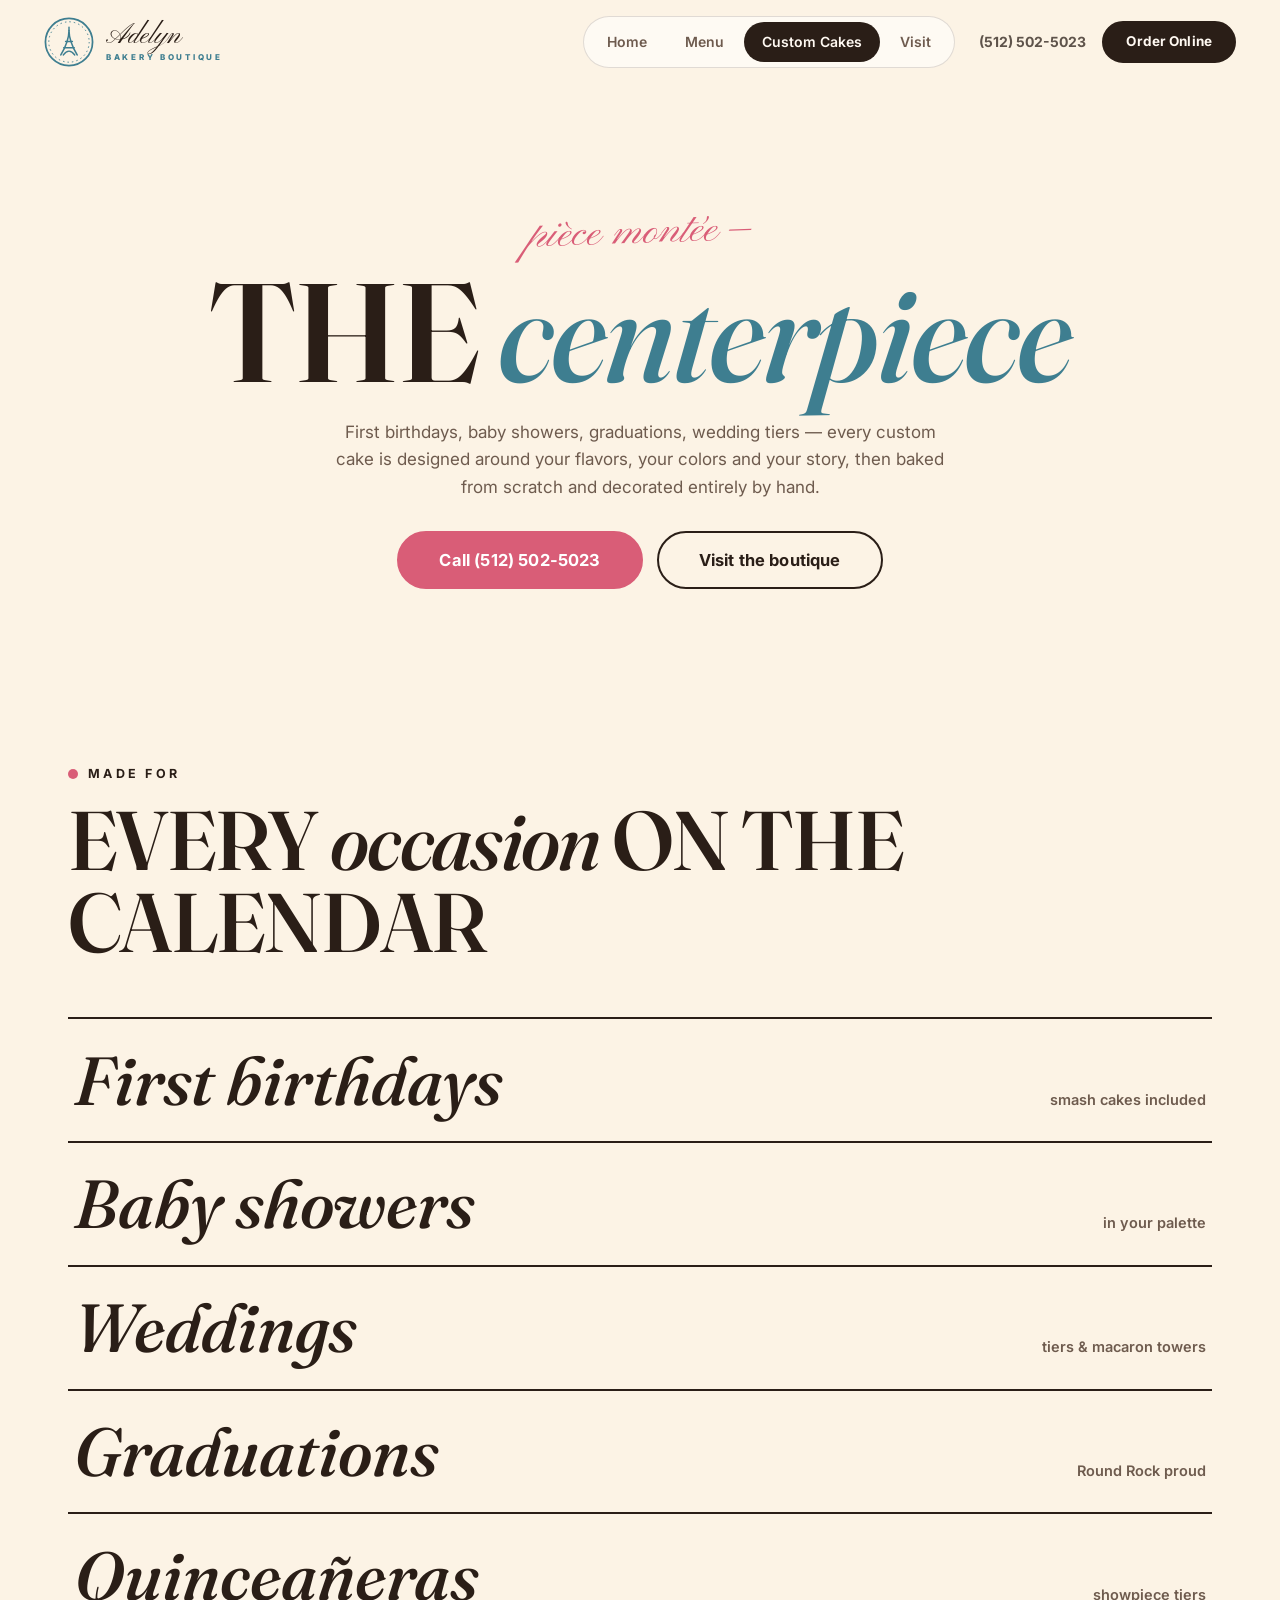
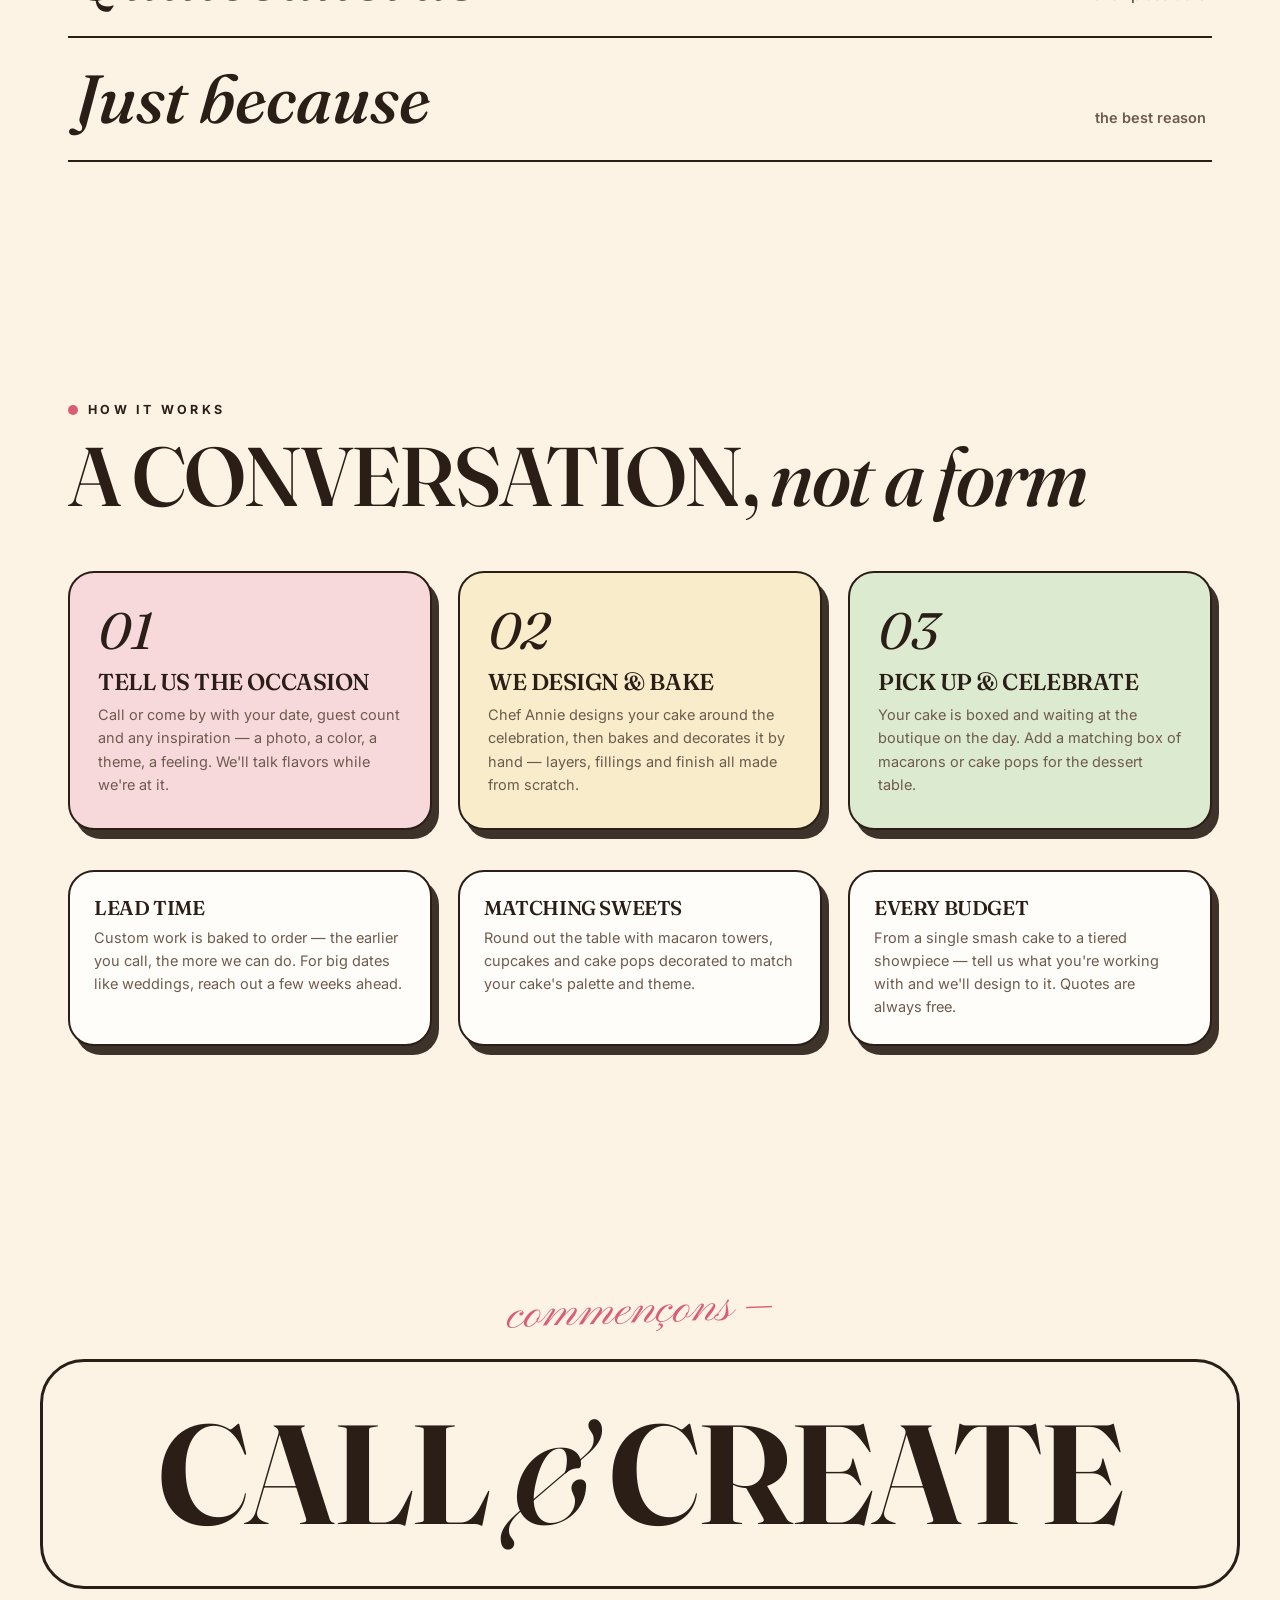
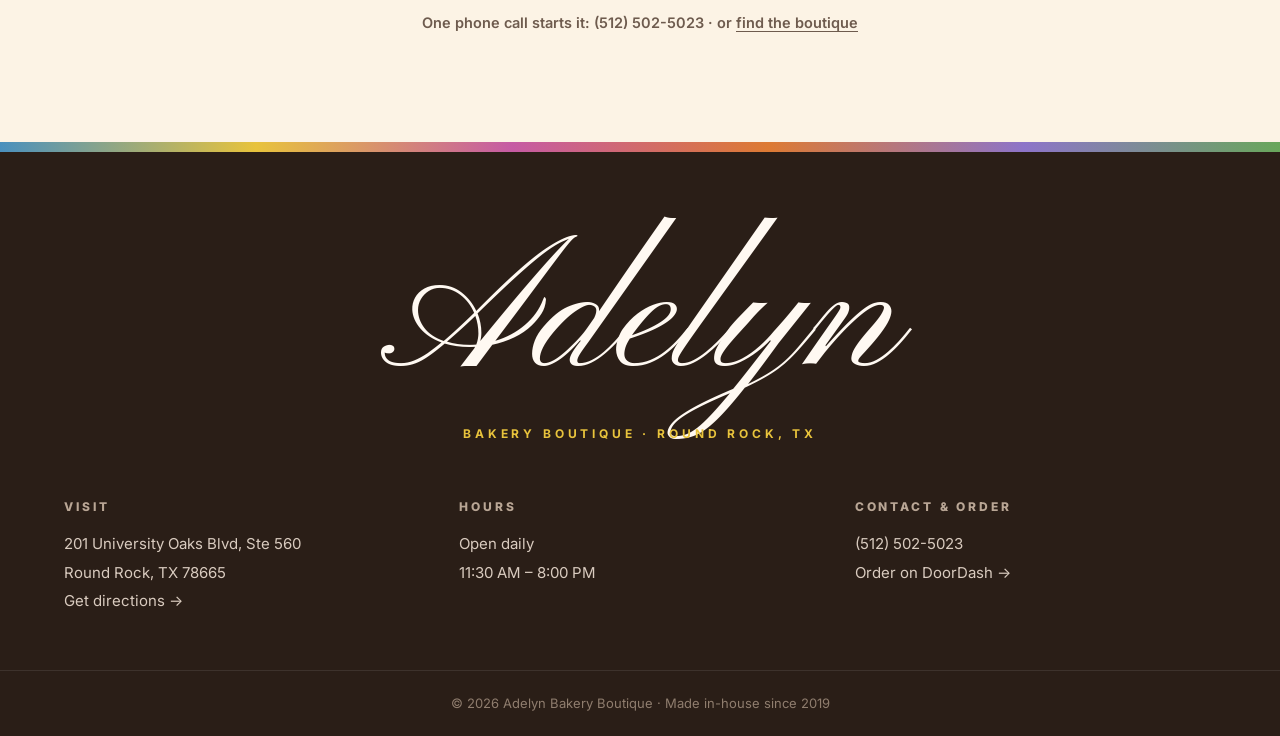
<file: custom.html>
<!DOCTYPE html>
<html lang="en">
<head>
<meta charset="utf-8">
<meta name="viewport" content="width=device-width, initial-scale=1">
<title>Custom Cakes — Adelyn Bakery Boutique | Round Rock, TX</title>
<meta name="description" content="Custom cakes in Round Rock — birthdays, baby showers, weddings and more, designed with you and baked from scratch by Chef Annie at Adelyn Bakery Boutique. Call (512) 502-5023 to start yours.">
<link rel="preconnect" href="https://fonts.googleapis.com"><link rel="preconnect" href="https://fonts.gstatic.com" crossorigin>
<link href="https://fonts.googleapis.com/css2?family=Fraunces:ital,opsz,wght@0,9..144,300..900;1,9..144,300..900&family=Inter:wght@400;500;600;700;800&family=Pinyon+Script&display=swap" rel="stylesheet">
<link rel="stylesheet" href="assets/site.css">
<link rel="icon" href="data:image/svg+xml,%3Csvg%20xmlns%3D%27http%3A//www.w3.org/2000/svg%27%20viewBox%3D%270%200%20100%20100%27%3E%3Ccircle%20cx%3D%2750%27%20cy%3D%2750%27%20r%3D%2746%27%20fill%3D%27%233E7E90%27/%3E%3Ctext%20x%3D%2750%27%20y%3D%2768%27%20font-size%3D%2754%27%20text-anchor%3D%27middle%27%20fill%3D%27%23FBF6EE%27%20font-family%3D%27Georgia%27%20font-style%3D%27italic%27%3EA%3C/text%3E%3C/svg%3E">
</head>
<body>

<header class="nav">
  <a class="brand" href="index.html" aria-label="Adelyn Bakery Boutique — home">
    <svg viewBox="0 0 52 52" fill="none" aria-hidden="true">
      <circle cx="26" cy="26" r="24.5" stroke="#3E7E90" stroke-width="1.8"/>
      <circle cx="26" cy="26" r="21" stroke="#3E7E90" stroke-width="1" stroke-dasharray="1.5 3.2"/>
      <path d="M26 10.5 L26 14" stroke="#3E7E90" stroke-width="1.5" stroke-linecap="round"/>
      <path d="M26 14 C26 24 22.5 31 17.5 39.5 M26 14 C26 24 29.5 31 34.5 39.5" stroke="#3E7E90" stroke-width="1.6" stroke-linecap="round"/>
      <path d="M22.4 25.5 L29.6 25.5 M20.5 32 L31.5 32" stroke="#3E7E90" stroke-width="1.4" stroke-linecap="round"/>
      <path d="M20 39.5 Q26 31.5 32 39.5" stroke="#3E7E90" stroke-width="1.4" stroke-linecap="round"/>
    </svg>
    <span class="brand-word">
      <span class="bw-script">Adelyn</span>
      <span class="bw-sub">Bakery Boutique</span>
    </span>
  </a>
  <nav class="nav-links">
    <a href="index.html">Home</a>
    <a href="menu.html">Menu</a>
    <a href="custom.html" class="active">Custom Cakes</a>
    <a href="contact.html">Visit</a>
  </nav>
  <div class="nav-cta">
    <a class="tel" href="tel:5125025023">(512) 502-5023</a>
    <a class="btn btn-fill btn-sm magnet" href="https://www.doordash.com/store/adelyn-bakery-boutique-round-rock-750996" target="_blank" rel="noopener">Order Online</a>
  </div>
</header>

<section class="page-hero" data-bg="#FFF9F2">
  <span class="script">pièce montée —</span>
  <h1 class="giant kin">The <span class="it">centerpiece</span></h1>
  <p>First birthdays, baby showers, graduations, wedding tiers — every custom cake is designed around your flavors, your colors and your story, then baked from scratch and decorated entirely by hand.</p>
  <div style="margin-top:30px;display:flex;gap:14px;justify-content:center;flex-wrap:wrap">
    <a class="btn btn-rose btn-lg magnet" href="tel:5125025023">Call (512) 502-5023</a>
    <a class="btn btn-lg magnet" href="contact.html">Visit the boutique</a>
  </div>
</section>

<section class="section" data-bg="#E4DCF3">
  <div class="wrap">
    <div class="sec-head">
      <span class="kicker"><span class="kdot"></span>Made for</span>
      <h2 class="kin">Every <span class="it">occasion</span> on the calendar</h2>
    </div>
    <div class="occ-list">
      <a class="occ" href="tel:5125025023" style="--row-c:#D95D77"><span class="occ-word">First birthdays</span><span class="occ-note">smash cakes included</span></a>
      <a class="occ" href="tel:5125025023" style="--row-c:#3E7E90"><span class="occ-word">Baby showers</span><span class="occ-note">in your palette</span></a>
      <a class="occ" href="tel:5125025023" style="--row-c:#DD9427"><span class="occ-word">Weddings</span><span class="occ-note">tiers &amp; macaron towers</span></a>
      <a class="occ" href="tel:5125025023" style="--row-c:#6E9A4C"><span class="occ-word">Graduations</span><span class="occ-note">Round Rock proud</span></a>
      <a class="occ" href="tel:5125025023" style="--row-c:#8D74C9"><span class="occ-word">Quinceañeras</span><span class="occ-note">showpiece tiers</span></a>
      <a class="occ" href="tel:5125025023" style="--row-c:#C24762"><span class="occ-word">Just because</span><span class="occ-note">the best reason</span></a>
    </div>
  </div>
</section>

<section class="section" data-bg="#F7D9DC">
  <div class="wrap">
    <div class="sec-head">
      <span class="kicker"><span class="kdot"></span>How it works</span>
      <h2 class="kin">A conversation, <span class="it">not a form</span></h2>
    </div>
    <div class="steps">
      <div class="step">
        <h3>Tell us the occasion</h3>
        <p>Call or come by with your date, guest count and any inspiration — a photo, a color, a theme, a feeling. We'll talk flavors while we're at it.</p>
      </div>
      <div class="step">
        <h3>We design &amp; bake</h3>
        <p>Chef Annie designs your cake around the celebration, then bakes and decorates it by hand — layers, fillings and finish all made from scratch.</p>
      </div>
      <div class="step">
        <h3>Pick up &amp; celebrate</h3>
        <p>Your cake is boxed and waiting at the boutique on the day. Add a matching box of macarons or cake pops for the dessert table.</p>
      </div>
    </div>
    <div style="margin-top:40px">
      <div class="trio">
        <div class="trio-card"><div class="body" style="padding-top:26px">
          <h3>Lead time</h3>
          <p>Custom work is baked to order — the earlier you call, the more we can do. For big dates like weddings, reach out a few weeks ahead.</p>
        </div></div>
        <div class="trio-card"><div class="body" style="padding-top:26px">
          <h3>Matching sweets</h3>
          <p>Round out the table with macaron towers, cupcakes and cake pops decorated to match your cake's palette and theme.</p>
        </div></div>
        <div class="trio-card"><div class="body" style="padding-top:26px">
          <h3>Every budget</h3>
          <p>From a single smash cake to a tiered showpiece — tell us what you're working with and we'll design to it. Quotes are always free.</p>
        </div></div>
      </div>
    </div>
  </div>
</section>

<section class="mega-wrap" data-bg="#F8ECCB">
  <span class="mega-script">commençons —</span>
  <a class="mega" href="tel:5125025023">
    Call <em>&amp;</em> create
  </a>
  <p class="mega-sub">One phone call starts it: (512) 502-5023 · or <a href="contact.html">find the boutique</a></p>
</section>

<footer class="footer">
  <div class="footer-mark" aria-hidden="true">Adelyn</div>
  <div class="footer-tag">Bakery Boutique · Round Rock, TX</div>
  <div class="footer-in">
    <div><h4>Visit</h4><div class="fcol">201 University Oaks Blvd, Ste 560<br>Round Rock, TX 78665<br><a href="https://maps.google.com/?q=Adelyn+Bakery+Boutique,+201+University+Oaks+Blvd+Ste+560,+Round+Rock,+TX+78665" target="_blank" rel="noopener">Get directions →</a></div></div>
    <div><h4>Hours</h4><div class="fcol">Open daily<br>11:30 AM – 8:00 PM</div></div>
    <div><h4>Contact &amp; Order</h4><div class="fcol"><a href="tel:5125025023">(512) 502-5023</a><br><a href="https://www.doordash.com/store/adelyn-bakery-boutique-round-rock-750996" target="_blank" rel="noopener">Order on DoorDash →</a></div></div>
  </div>
  <div class="copy">© <span data-year>2026</span> Adelyn Bakery Boutique · Made in-house since 2019</div>
</footer>

<script src="assets/site.js" defer></script>
<script src="assets/magic.js" defer></script>
</body>
</html>
</file>
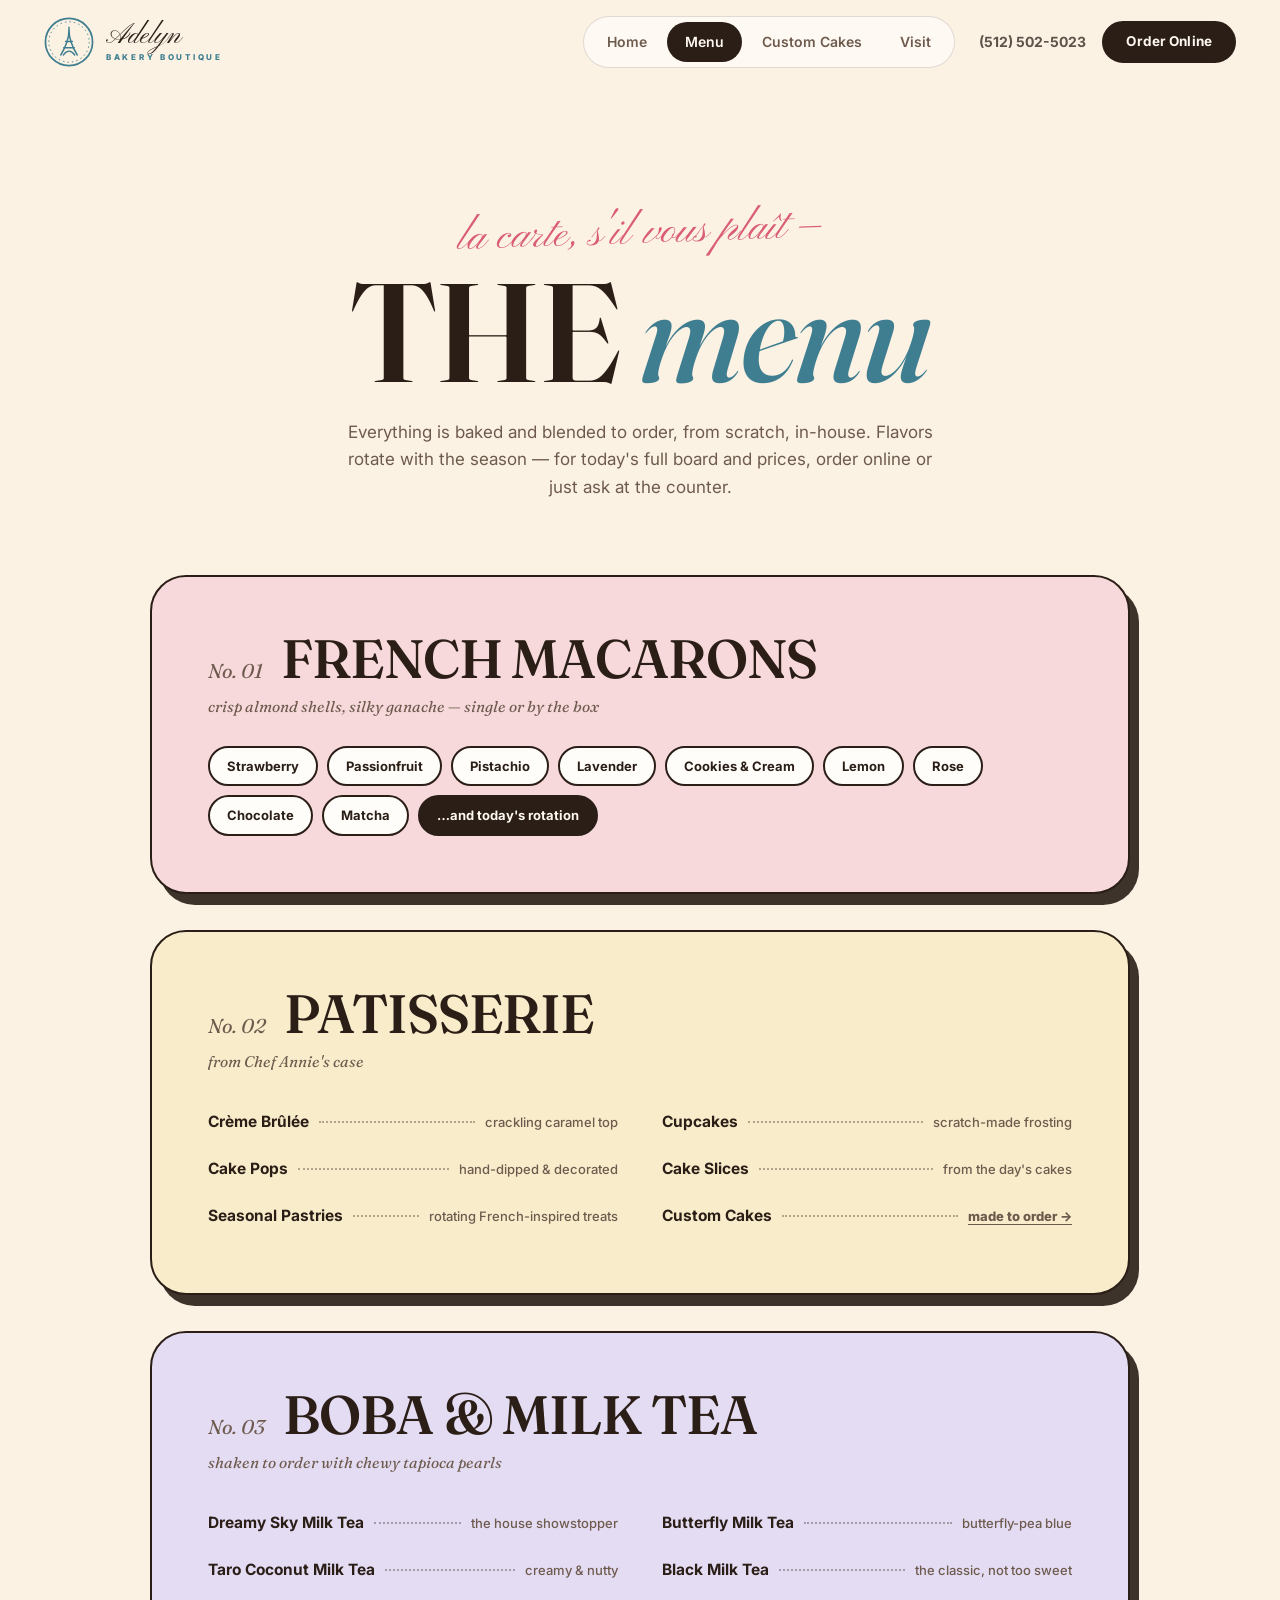
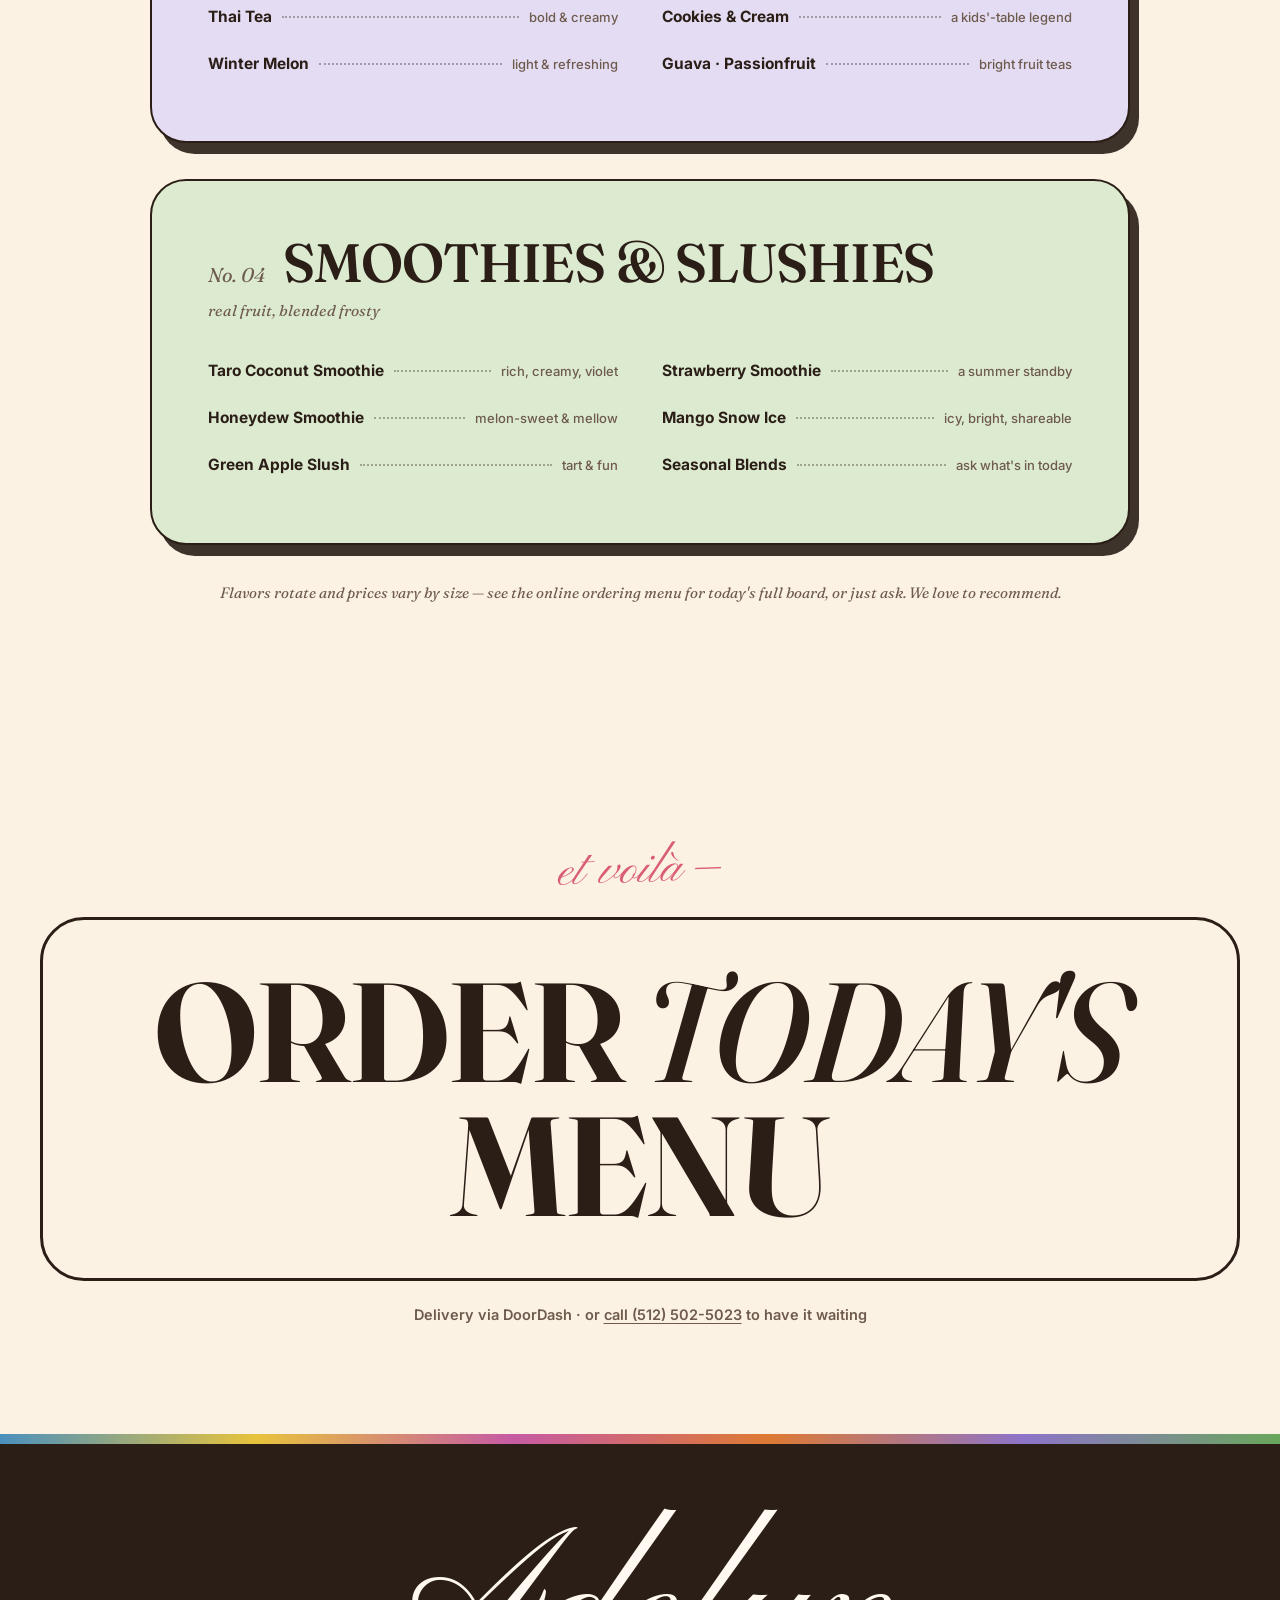
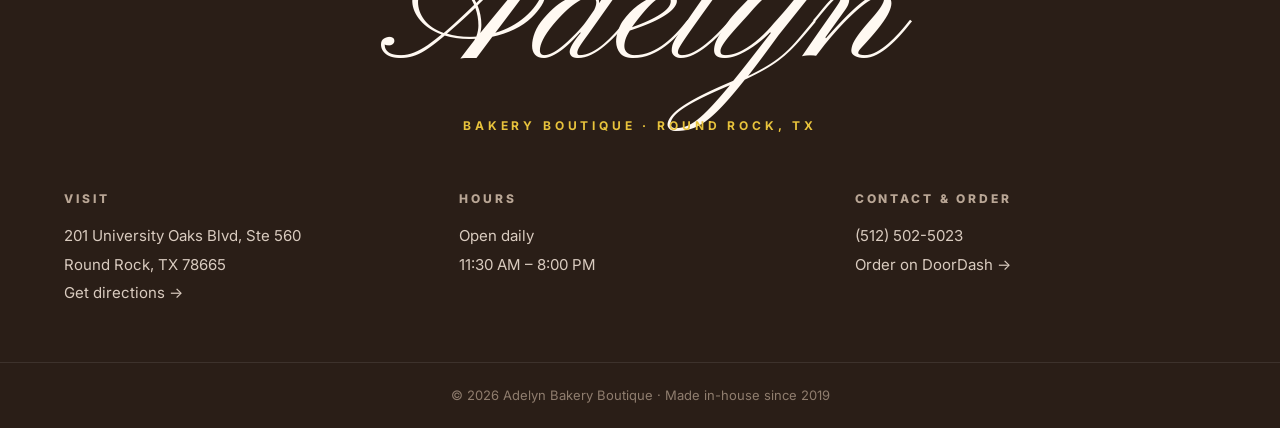
<file: menu.html>
<!DOCTYPE html>
<html lang="en">
<head>
<meta charset="utf-8">
<meta name="viewport" content="width=device-width, initial-scale=1">
<title>The Menu — Adelyn Bakery Boutique | Macarons, Cakes &amp; Boba, Round Rock</title>
<meta name="description" content="The Adelyn Bakery Boutique menu — French macarons, crème brûlée, cupcakes, cake pops, custom cakes and a boba bar with taro, butterfly and Thai milk teas. Order online or call (512) 502-5023.">
<link rel="preconnect" href="https://fonts.googleapis.com"><link rel="preconnect" href="https://fonts.gstatic.com" crossorigin>
<link href="https://fonts.googleapis.com/css2?family=Fraunces:ital,opsz,wght@0,9..144,300..900;1,9..144,300..900&family=Inter:wght@400;500;600;700;800&family=Pinyon+Script&display=swap" rel="stylesheet">
<link rel="stylesheet" href="assets/site.css">
<link rel="icon" href="data:image/svg+xml,%3Csvg%20xmlns%3D%27http%3A//www.w3.org/2000/svg%27%20viewBox%3D%270%200%20100%20100%27%3E%3Ccircle%20cx%3D%2750%27%20cy%3D%2750%27%20r%3D%2746%27%20fill%3D%27%233E7E90%27/%3E%3Ctext%20x%3D%2750%27%20y%3D%2768%27%20font-size%3D%2754%27%20text-anchor%3D%27middle%27%20fill%3D%27%23FBF6EE%27%20font-family%3D%27Georgia%27%20font-style%3D%27italic%27%3EA%3C/text%3E%3C/svg%3E">
</head>
<body>

<header class="nav">
  <a class="brand" href="index.html" aria-label="Adelyn Bakery Boutique — home">
    <svg viewBox="0 0 52 52" fill="none" aria-hidden="true">
      <circle cx="26" cy="26" r="24.5" stroke="#3E7E90" stroke-width="1.8"/>
      <circle cx="26" cy="26" r="21" stroke="#3E7E90" stroke-width="1" stroke-dasharray="1.5 3.2"/>
      <path d="M26 10.5 L26 14" stroke="#3E7E90" stroke-width="1.5" stroke-linecap="round"/>
      <path d="M26 14 C26 24 22.5 31 17.5 39.5 M26 14 C26 24 29.5 31 34.5 39.5" stroke="#3E7E90" stroke-width="1.6" stroke-linecap="round"/>
      <path d="M22.4 25.5 L29.6 25.5 M20.5 32 L31.5 32" stroke="#3E7E90" stroke-width="1.4" stroke-linecap="round"/>
      <path d="M20 39.5 Q26 31.5 32 39.5" stroke="#3E7E90" stroke-width="1.4" stroke-linecap="round"/>
    </svg>
    <span class="brand-word">
      <span class="bw-script">Adelyn</span>
      <span class="bw-sub">Bakery Boutique</span>
    </span>
  </a>
  <nav class="nav-links">
    <a href="index.html">Home</a>
    <a href="menu.html" class="active">Menu</a>
    <a href="custom.html">Custom Cakes</a>
    <a href="contact.html">Visit</a>
  </nav>
  <div class="nav-cta">
    <a class="tel" href="tel:5125025023">(512) 502-5023</a>
    <a class="btn btn-fill btn-sm magnet" href="https://www.doordash.com/store/adelyn-bakery-boutique-round-rock-750996" target="_blank" rel="noopener">Order Online</a>
  </div>
</header>

<section class="page-hero" data-bg="#FFF9F2">
  <span class="script">la carte, s'il vous plaît —</span>
  <h1 class="giant kin">The <span class="it">menu</span></h1>
  <p>Everything is baked and blended to order, from scratch, in-house. Flavors rotate with the season — for today's full board and prices, order online or just ask at the counter.</p>
</section>

<section class="section" style="padding-top:20px" data-bg="#F7D9DC">
  <div class="wrap">

    <div class="board rose" id="macarons">
      <div class="board-head"><span class="board-no">No. 01</span><h2>French Macarons</h2></div>
      <p class="board-sub">crisp almond shells, silky ganache — single or by the box</p>
      <div class="menu-flavors">
        <span class="tag">Strawberry</span>
        <span class="tag">Passionfruit</span>
        <span class="tag">Pistachio</span>
        <span class="tag">Lavender</span>
        <span class="tag">Cookies &amp; Cream</span>
        <span class="tag">Lemon</span>
        <span class="tag">Rose</span>
        <span class="tag">Chocolate</span>
        <span class="tag">Matcha</span>
        <span class="tag" style="background:var(--ink);color:var(--canvas)">…and today's rotation</span>
      </div>
    </div>

    <div class="board butter" id="patisserie">
      <div class="board-head"><span class="board-no">No. 02</span><h2>Patisserie</h2></div>
      <p class="board-sub">from Chef Annie's case</p>
      <div class="menu-items">
        <div class="menu-item"><span class="nm">Crème Brûlée</span><span class="lead"></span><span class="ds">crackling caramel top</span></div>
        <div class="menu-item"><span class="nm">Cupcakes</span><span class="lead"></span><span class="ds">scratch-made frosting</span></div>
        <div class="menu-item"><span class="nm">Cake Pops</span><span class="lead"></span><span class="ds">hand-dipped &amp; decorated</span></div>
        <div class="menu-item"><span class="nm">Cake Slices</span><span class="lead"></span><span class="ds">from the day's cakes</span></div>
        <div class="menu-item"><span class="nm">Seasonal Pastries</span><span class="lead"></span><span class="ds">rotating French-inspired treats</span></div>
        <div class="menu-item"><span class="nm">Custom Cakes</span><span class="lead"></span><span class="ds"><a href="custom.html" style="font-weight:800;text-decoration:underline;text-underline-offset:3px">made to order →</a></span></div>
      </div>
    </div>

    <div class="board taro" id="boba">
      <div class="board-head"><span class="board-no">No. 03</span><h2>Boba &amp; Milk Tea</h2></div>
      <p class="board-sub">shaken to order with chewy tapioca pearls</p>
      <div class="menu-items">
        <div class="menu-item"><span class="nm">Dreamy Sky Milk Tea</span><span class="lead"></span><span class="ds">the house showstopper</span></div>
        <div class="menu-item"><span class="nm">Butterfly Milk Tea</span><span class="lead"></span><span class="ds">butterfly-pea blue</span></div>
        <div class="menu-item"><span class="nm">Taro Coconut Milk Tea</span><span class="lead"></span><span class="ds">creamy &amp; nutty</span></div>
        <div class="menu-item"><span class="nm">Black Milk Tea</span><span class="lead"></span><span class="ds">the classic, not too sweet</span></div>
        <div class="menu-item"><span class="nm">Thai Tea</span><span class="lead"></span><span class="ds">bold &amp; creamy</span></div>
        <div class="menu-item"><span class="nm">Cookies &amp; Cream</span><span class="lead"></span><span class="ds">a kids'-table legend</span></div>
        <div class="menu-item"><span class="nm">Winter Melon</span><span class="lead"></span><span class="ds">light &amp; refreshing</span></div>
        <div class="menu-item"><span class="nm">Guava · Passionfruit</span><span class="lead"></span><span class="ds">bright fruit teas</span></div>
      </div>
    </div>

    <div class="board pistachio" id="smoothies">
      <div class="board-head"><span class="board-no">No. 04</span><h2>Smoothies &amp; Slushies</h2></div>
      <p class="board-sub">real fruit, blended frosty</p>
      <div class="menu-items">
        <div class="menu-item"><span class="nm">Taro Coconut Smoothie</span><span class="lead"></span><span class="ds">rich, creamy, violet</span></div>
        <div class="menu-item"><span class="nm">Strawberry Smoothie</span><span class="lead"></span><span class="ds">a summer standby</span></div>
        <div class="menu-item"><span class="nm">Honeydew Smoothie</span><span class="lead"></span><span class="ds">melon-sweet &amp; mellow</span></div>
        <div class="menu-item"><span class="nm">Mango Snow Ice</span><span class="lead"></span><span class="ds">icy, bright, shareable</span></div>
        <div class="menu-item"><span class="nm">Green Apple Slush</span><span class="lead"></span><span class="ds">tart &amp; fun</span></div>
        <div class="menu-item"><span class="nm">Seasonal Blends</span><span class="lead"></span><span class="ds">ask what's in today</span></div>
      </div>
    </div>

    <p class="menu-note">Flavors rotate and prices vary by size — see the online ordering menu for today's full board, or just ask. We love to recommend.</p>
  </div>
</section>

<section class="mega-wrap" data-bg="#F8ECCB">
  <span class="mega-script">et voilà —</span>
  <a class="mega" href="https://www.doordash.com/store/adelyn-bakery-boutique-round-rock-750996" target="_blank" rel="noopener">
    Order <em>today's</em> menu
  </a>
  <p class="mega-sub">Delivery via DoorDash · or <a href="tel:5125025023">call (512) 502-5023</a> to have it waiting</p>
</section>

<footer class="footer">
  <div class="footer-mark" aria-hidden="true">Adelyn</div>
  <div class="footer-tag">Bakery Boutique · Round Rock, TX</div>
  <div class="footer-in">
    <div><h4>Visit</h4><div class="fcol">201 University Oaks Blvd, Ste 560<br>Round Rock, TX 78665<br><a href="https://maps.google.com/?q=Adelyn+Bakery+Boutique,+201+University+Oaks+Blvd+Ste+560,+Round+Rock,+TX+78665" target="_blank" rel="noopener">Get directions →</a></div></div>
    <div><h4>Hours</h4><div class="fcol">Open daily<br>11:30 AM – 8:00 PM</div></div>
    <div><h4>Contact &amp; Order</h4><div class="fcol"><a href="tel:5125025023">(512) 502-5023</a><br><a href="https://www.doordash.com/store/adelyn-bakery-boutique-round-rock-750996" target="_blank" rel="noopener">Order on DoorDash →</a></div></div>
  </div>
  <div class="copy">© <span data-year>2026</span> Adelyn Bakery Boutique · Made in-house since 2019</div>
</footer>

<script src="assets/site.js" defer></script>
<script src="assets/magic.js" defer></script>
</body>
</html>
</file>
<file: assets/site.css>
/* ==========================================================================
   Adelyn Bakery Boutique — v2 "LA VIE EN RAINBOW"
   A color-driven, scroll-alive candy-shop-Paris experience.
   The page background morphs through macaron pastels as you scroll
   (engine in magic.js reads each section's data-bg). Typography is huge
   and kinetic; photos are stickers; the brand rainbow comes from the
   ADELYN letters in their own shop.
   ========================================================================== */

:root{
  /* canvas + ink */
  --canvas:#FFF9F2;
  --ink:#2A1E17;
  --ink-soft:#6E5B4E;
  --white:#FFFDFA;

  /* macaron pastels (page-morph backgrounds) */
  --rose:#F7D9DC;
  --butter:#F8ECCB;
  --pistachio:#DCEAD0;
  --taro:#E4DCF3;
  --sky:#D9E9EC;

  /* saturated shell accents */
  --hot-rose:#D95D77;
  --marigold:#DD9427;
  --leaf:#6E9A4C;
  --violet:#8D74C9;
  --blue:#3E7E90;
  --blue-deep:#2C5F6E;

  --rainbow:linear-gradient(90deg,#4A90BE,#E8C33C,#C65BA4,#DD7A33,#8D74C9,#69A75B);

  --serif:'Fraunces', Georgia, serif;
  --sans:'Inter', -apple-system, sans-serif;
  --script:'Pinyon Script', cursive;

  --ease:cubic-bezier(.22,.61,.21,1);
  --spring:cubic-bezier(.34,1.56,.5,1);
  --shadow:0 24px 60px -22px rgba(42,30,23,.28);
  --wrap:1240px;
}

/* ---------- reset ---------- */
*,*::before,*::after{box-sizing:border-box;margin:0;padding:0}
html{scroll-behavior:smooth;overflow-x:clip}
body{
  font-family:var(--sans);color:var(--ink);
  background:var(--canvas); /* morphed live by magic.js */
  line-height:1.6;font-size:16.5px;
  -webkit-font-smoothing:antialiased;overflow-x:clip;
}
img{max-width:100%;height:auto;display:block}
a{color:inherit;text-decoration:none}
button{font:inherit;cursor:pointer;border:0;background:none}
::selection{background:var(--ink);color:var(--canvas)}

h1,h2,h3{font-family:var(--serif);font-weight:560;line-height:.98;letter-spacing:-.02em}
.it{font-style:italic}
.script{font-family:var(--script);font-weight:400}
.wrap{max-width:var(--wrap);margin:0 auto;padding:0 clamp(20px,4vw,48px)}

/* display type utilities */
.giant{
  font-family:var(--serif);font-weight:600;text-transform:uppercase;
  letter-spacing:-.015em;line-height:.92;
}
.outline{
  color:transparent;-webkit-text-stroke:2px var(--ink);
}
.kicker{
  display:inline-flex;align-items:center;gap:10px;
  font-size:12.5px;font-weight:700;letter-spacing:.26em;text-transform:uppercase;
}
.kicker .kdot{width:10px;height:10px;border-radius:50%;background:var(--hot-rose);flex:none}

/* kinetic word reveal (magic.js splits .kin into .w spans) */
.kin .w{display:inline-block;transform:translateY(1.1em) rotate(4deg);opacity:0;
  transition:transform .8s var(--spring),opacity .5s}
.kin.go .w{transform:none;opacity:1}
@media (prefers-reduced-motion:reduce){.kin .w{transform:none;opacity:1}}

/* ---------- buttons ---------- */
.btn{
  display:inline-flex;align-items:center;justify-content:center;gap:10px;
  padding:16px 32px;border-radius:999px;
  font-weight:700;font-size:15px;line-height:1;letter-spacing:.01em;
  border:2px solid var(--ink);color:var(--ink);background:transparent;
  transition:transform .3s var(--spring),background .25s,color .25s,box-shadow .3s;
}
.btn:hover{transform:translateY(-3px) rotate(-1deg);box-shadow:0 14px 30px -14px rgba(42,30,23,.5)}
.btn-fill{background:var(--ink);color:var(--canvas)}
.btn-fill:hover{background:#160e09}
.btn-rose{background:var(--hot-rose);border-color:var(--hot-rose);color:#fff}
.btn-rose:hover{background:#C24762;border-color:#C24762}
.btn-lg{padding:19px 40px;font-size:16.5px}
.btn-sm{padding:12px 22px;font-size:13.5px}
.btn .arr{transition:transform .3s var(--ease)}
.btn:hover .arr{transform:translateX(4px)}

/* ==========================================================================
   INTRO OVERLAY (index only)
   ========================================================================== */
.intro{
  position:fixed;inset:0;z-index:100;background:var(--ink);
  display:grid;place-items:center;
  transition:transform .7s cubic-bezier(.7,0,.3,1);
}
.intro.bye{transform:translateY(-101%)}
.intro-in{text-align:center}
.intro-in .script{font-size:clamp(56px,10vw,110px);color:var(--canvas);display:block;line-height:1.1}
.intro-dots{display:flex;gap:14px;justify-content:center;margin-top:18px}
.intro-dots i{width:16px;height:16px;border-radius:50%;animation:ibounce 1s infinite var(--spring)}
.intro-dots i:nth-child(1){background:#4A90BE}
.intro-dots i:nth-child(2){background:#E8C33C;animation-delay:.08s}
.intro-dots i:nth-child(3){background:#C65BA4;animation-delay:.16s}
.intro-dots i:nth-child(4){background:#8D74C9;animation-delay:.24s}
.intro-dots i:nth-child(5){background:#69A75B;animation-delay:.32s}
@keyframes ibounce{50%{transform:translateY(-12px)}}

/* ==========================================================================
   NAV
   ========================================================================== */
header.nav{
  position:fixed;top:0;left:0;right:0;z-index:60;
  display:flex;align-items:center;gap:24px;
  padding:16px clamp(20px,4vw,44px);
  transition:background .35s,box-shadow .35s,padding .35s,backdrop-filter .35s;
}
header.nav.scrolled{
  background:rgba(255,251,244,.82);
  -webkit-backdrop-filter:blur(16px);backdrop-filter:blur(16px);
  box-shadow:0 10px 34px -20px rgba(42,30,23,.3);
  padding-top:10px;padding-bottom:10px;
}
.brand{display:flex;align-items:center;gap:12px;flex:none}
.brand svg{width:50px;height:50px;transition:transform .6s var(--spring)}
.brand:hover svg{transform:rotate(-14deg) scale(1.06)}
.brand-word{display:flex;flex-direction:column;line-height:1}
.brand-word .bw-script{font-family:var(--script);font-size:28px;color:var(--ink)}
.brand-word .bw-sub{font-size:8px;font-weight:800;letter-spacing:.34em;text-transform:uppercase;color:var(--blue);margin-top:2px}

.nav-links{display:flex;gap:2px;margin-left:auto;background:rgba(255,253,250,.7);
  border:1.5px solid rgba(42,30,23,.14);border-radius:999px;padding:5px}
.nav-links a{
  padding:9px 18px;font-size:14px;font-weight:600;color:var(--ink-soft);
  border-radius:999px;transition:color .2s,background .25s;
}
.nav-links a:hover{color:var(--ink)}
.nav-links a.active{background:var(--ink);color:var(--canvas)}
.nav-cta{display:flex;align-items:center;gap:16px;flex:none}
.nav-cta .tel{font-size:14px;font-weight:700;color:var(--ink);opacity:.75;transition:opacity .2s}
.nav-cta .tel:hover{opacity:1}

/* toggle + drawer (injected by site.js) */
.nav-toggle{display:none;flex-direction:column;gap:5px;padding:10px}
.nav-toggle span{display:block;width:23px;height:2.5px;background:var(--ink);border-radius:3px;transition:transform .3s var(--ease),opacity .3s}
.drawer-open .nav-toggle span:nth-child(1){transform:translateY(7.5px) rotate(45deg)}
.drawer-open .nav-toggle span:nth-child(2){opacity:0}
.drawer-open .nav-toggle span:nth-child(3){transform:translateY(-7.5px) rotate(-45deg)}
.mobile-drawer{position:fixed;inset:0;z-index:55;background:rgba(42,30,23,.4);overflow:hidden;
  opacity:0;pointer-events:none;transition:opacity .35s;
  -webkit-backdrop-filter:blur(5px);backdrop-filter:blur(5px)}
.drawer-open .mobile-drawer{opacity:1;pointer-events:auto}
.drawer-panel{position:absolute;top:0;right:0;height:100%;width:min(330px,86vw);
  background:var(--canvas);padding:100px 36px 36px;
  display:flex;flex-direction:column;
  transform:translateX(100%);transition:transform .5s var(--spring);
  border-left:5px solid var(--ink)}
.drawer-open .drawer-panel{transform:none}
.drawer-panel a{font-family:var(--serif);font-weight:600;text-transform:uppercase;
  font-size:30px;padding:14px 2px;color:var(--ink);border-bottom:2px solid rgba(42,30,23,.1)}
.drawer-panel a.active{color:var(--hot-rose);font-style:italic}

/* ==========================================================================
   HERO
   ========================================================================== */
.hero{
  position:relative;min-height:100svh;display:grid;place-items:center;
  overflow:clip;padding:130px 20px 90px;text-align:center;
}
.hero-type{position:relative;z-index:4}
.hero-hi{font-family:var(--script);font-size:clamp(28px,4vw,46px);color:var(--hot-rose);
  display:block;transform:rotate(-3deg);margin-bottom:6px}
.hero-l1{display:block;font-size:clamp(58px,12.5vw,170px)}
.hero-l2{
  display:block;font-family:var(--serif);font-style:italic;font-weight:500;
  text-transform:none;letter-spacing:-.02em;
  font-size:clamp(44px,9vw,124px);line-height:.9;
  color:var(--blue);margin-top:-.06em;
}
.hero-l3{display:block;font-size:clamp(58px,12.5vw,170px)}
.hero-sub{max-width:52ch;margin:26px auto 0;font-size:clamp(15.5px,1.3vw,18px);
  line-height:1.7;color:var(--ink-soft)}
.hero-ctas{display:flex;gap:14px;justify-content:center;flex-wrap:wrap;margin-top:32px}
.hero-proof{margin-top:26px;font-size:13.5px;font-weight:600;color:var(--ink-soft)}
.hero-proof .stars{color:var(--marigold);letter-spacing:2px}
.hero-chip{
  display:inline-flex;align-items:center;gap:9px;margin-bottom:22px;
  padding:9px 18px;border-radius:999px;background:var(--white);
  border:1.5px solid rgba(42,30,23,.14);font-size:13px;font-weight:700;
}
.hero-chip .dot{width:8px;height:8px;border-radius:50%;background:#3FA35C}

/* photo stickers */
.stk{
  position:absolute;background:var(--white);padding:9px 9px 12px;border-radius:16px;
  box-shadow:var(--shadow);z-index:3;will-change:transform;
}
.stk img{border-radius:10px;object-fit:cover}
.stk figcaption{font-family:var(--script);font-size:17px;color:var(--ink-soft);
  text-align:center;padding-top:6px;line-height:1}
.stk-tower{right:max(2vw,8px);top:16vh;width:clamp(150px,20vw,290px);transform:rotate(4deg)}
.stk-tower img{aspect-ratio:3/4}
.stk-taro{left:max(2vw,8px);top:22vh;width:clamp(120px,15vw,215px);transform:rotate(-6deg)}
.stk-taro img{aspect-ratio:4/5}
.stk-box{left:max(6vw,20px);bottom:7vh;width:clamp(140px,17vw,250px);transform:rotate(3deg)}
.stk-box img{aspect-ratio:4/3}
.stk-case{right:max(6vw,16px);bottom:5vh;width:clamp(130px,16vw,235px);transform:rotate(-4deg)}
.stk-case img{aspect-ratio:3/4}

/* confetti dots behind hero */
.hero .conf{position:absolute;border-radius:50%;z-index:1;opacity:.85}

/* scroll cue */
.scroll-cue{
  position:absolute;bottom:22px;left:50%;transform:translateX(-50%);z-index:5;
  display:flex;flex-direction:column;align-items:center;gap:6px;
  font-size:11.5px;font-weight:700;letter-spacing:.22em;text-transform:uppercase;color:var(--ink-soft);
}
.scroll-cue i{width:12px;height:12px;border-radius:50%;background:var(--hot-rose);
  animation:cuedrop 1.6s infinite var(--ease)}
@keyframes cuedrop{0%{transform:translateY(-6px);opacity:0}40%{opacity:1}100%{transform:translateY(10px);opacity:0}}
@media (prefers-reduced-motion:reduce){.scroll-cue i{animation:none}}

/* ==========================================================================
   MARQUEE (double row, opposite directions)
   ========================================================================== */
.mq{background:var(--ink);color:var(--canvas);overflow:hidden;padding:20px 0;
  transform:rotate(-1.2deg) scale(1.03);position:relative;z-index:5}
.mq-row{display:flex;width:max-content;gap:0}
.mq-row+.mq-row{margin-top:10px}
.mq-track{display:flex;align-items:center;flex:none;animation:mqa 30s linear infinite}
.mq-row.rev .mq-track{animation-direction:reverse}
.mq:hover .mq-track{animation-play-state:paused}
@keyframes mqa{to{transform:translateX(-50%)}}
@media (prefers-reduced-motion:reduce){.mq-track{animation:none}}
.mq-track span{
  font-family:var(--serif);font-weight:600;text-transform:uppercase;
  font-size:clamp(20px,2.6vw,34px);letter-spacing:.01em;
  padding:0 22px;white-space:nowrap;line-height:1.2;
}
.mq-track span.o{color:transparent;-webkit-text-stroke:1.3px var(--canvas)}
.mq-track i{width:11px;height:11px;border-radius:50%;flex:none}
.mq-track i:nth-of-type(5n+1){background:#E8C33C}
.mq-track i:nth-of-type(5n+2){background:#C65BA4}
.mq-track i:nth-of-type(5n+3){background:#69A75B}
.mq-track i:nth-of-type(5n+4){background:#4A90BE}
.mq-track i:nth-of-type(5n+5){background:#DD7A33}

/* ==========================================================================
   SECTIONS
   ========================================================================== */
.section{padding:clamp(90px,13vh,150px) 0;position:relative}
.sec-head{margin-bottom:clamp(40px,6vh,70px)}
.sec-head .kicker{margin-bottom:16px}
.sec-head h2{font-size:clamp(40px,6.5vw,84px);text-transform:uppercase}
.sec-head h2 .it{text-transform:none;font-weight:500}
.sec-head.center{text-align:center}
.sec-head.center .kicker{justify-content:center}

/* ---------- THE CASE — giant index list ---------- */
.case-list{border-top:2.5px solid var(--ink)}
.case-row{
  display:flex;align-items:baseline;gap:clamp(14px,3vw,36px);
  padding:clamp(20px,3.4vh,34px) 6px;border-bottom:2.5px solid var(--ink);
  position:relative;transition:padding .35s var(--ease);
}
.case-row:hover{padding-left:clamp(18px,3vw,40px)}
.case-num{font-family:var(--serif);font-style:italic;font-size:clamp(14px,1.6vw,20px);
  color:var(--ink-soft);flex:none;width:3ch}
.case-word{
  font-family:var(--serif);font-weight:600;text-transform:uppercase;
  font-size:clamp(30px,5.6vw,74px);line-height:1;letter-spacing:-.015em;
  transition:color .25s,letter-spacing .35s var(--ease);
}
.case-row:hover .case-word{color:var(--row-c,var(--hot-rose))}
.case-tag{margin-left:auto;font-size:clamp(12px,1.2vw,14.5px);font-weight:600;
  color:var(--ink-soft);text-align:right;max-width:24ch;flex:none}
.case-row .go-arr{
  flex:none;font-size:clamp(20px,2.4vw,30px);opacity:0;transform:translateX(-8px);
  transition:opacity .25s,transform .35s var(--spring);color:var(--row-c,var(--hot-rose));
}
.case-row:hover .go-arr{opacity:1;transform:none}
/* cursor-follow image (magic.js) */
.follow-img{
  position:fixed;z-index:40;width:190px;height:190px;border-radius:50%;
  overflow:hidden;pointer-events:none;border:6px solid var(--white);
  box-shadow:var(--shadow);opacity:0;transform:scale(.6) rotate(-6deg);
  transition:opacity .25s,transform .35s var(--spring);
}
.follow-img.on{opacity:1;transform:scale(1) rotate(3deg)}
.follow-img img{width:100%;height:100%;object-fit:cover}
.follow-img .fi-swatch{width:100%;height:100%;display:grid;place-items:center;font-size:64px}

/* ---------- FLAVOR TOUR (pinned) ---------- */
.tour{position:relative}
.tour-pin{position:sticky;top:0;height:100svh;display:grid;place-items:center;
  overflow:clip;text-align:center;padding:84px 20px 30px}
.tour-kicker{margin-bottom:8px}
.tour-stage{position:relative;display:grid;place-items:center}
.tour-word{
  font-family:var(--serif);font-style:italic;font-weight:520;
  font-size:clamp(38px,7.6vw,96px);line-height:.95;letter-spacing:-.02em;
  position:relative;z-index:3;transition:color .5s;
}
.tour-cupwrap{position:relative;width:clamp(150px,19vh,260px);margin:clamp(12px,2vh,24px) auto 0}
.tour-cup{position:relative;aspect-ratio:4/5;border-radius:999px 999px 24px 24px;overflow:hidden;
  border:8px solid var(--white);box-shadow:var(--shadow);background:var(--white)}
.tour-cup img{position:absolute;inset:0;width:100%;height:100%;object-fit:cover;
  opacity:0;transform:scale(1.12);transition:opacity .55s,transform .9s var(--ease)}
.tour-cup img.on{opacity:1;transform:scale(1)}
.tour-desc{max-width:44ch;margin:14px auto 0;font-size:15px;color:var(--ink-soft);min-height:2.6em}
.tour-dots{display:flex;gap:10px;justify-content:center;margin-top:14px}
.tour-dots i{width:11px;height:11px;border-radius:50%;background:rgba(42,30,23,.18);transition:background .3s,transform .3s}
.tour-dots i.on{background:var(--ink);transform:scale(1.25)}
.tour-count{
  position:absolute;top:96px;right:30px;font-family:var(--serif);font-style:italic;
  font-size:clamp(15px,1.6vw,20px);color:var(--ink-soft);
}

/* ---------- DARK STORY PANEL ---------- */
.story{padding:0 clamp(12px,2vw,28px)}
.story-panel{
  background:var(--ink);color:var(--canvas);border-radius:clamp(28px,4vw,48px);
  max-width:1400px;margin:0 auto;overflow:clip;position:relative;
  display:grid;grid-template-columns:1.05fr .95fr;gap:clamp(30px,5vw,70px);
  align-items:center;padding:clamp(50px,8vh,100px) clamp(26px,5vw,80px);
}
.story-copy .kicker{color:#F0C9CE;margin-bottom:18px}
.story-copy h2{font-size:clamp(34px,4.6vw,62px);color:var(--canvas);
  text-transform:uppercase;margin-bottom:20px}
.story-copy h2 .it{text-transform:none;color:#E8C33C;font-weight:500}
.story-copy p{color:rgba(255,249,242,.82);max-width:54ch;font-size:16.5px}
.story-sign{font-family:var(--script);font-size:clamp(26px,3vw,38px);color:#E8C33C;
  display:inline-block;margin-top:24px;transform:rotate(-2deg)}
.story-art{position:relative;justify-self:center;width:min(100%,430px)}
.story-ring{position:absolute;inset:-34px;z-index:1;animation:spin 30s linear infinite}
@keyframes spin{to{transform:rotate(360deg)}}
@media (prefers-reduced-motion:reduce){.story-ring{animation:none}}
.story-circle{position:relative;z-index:2;border-radius:50%;overflow:hidden;aspect-ratio:1;
  border:9px solid rgba(255,249,242,.14)}
.story-circle img{width:100%;height:100%;object-fit:cover}

/* ---------- WALL OF LOVE ---------- */
.love-grid{display:grid;grid-template-columns:repeat(3,1fr);gap:clamp(18px,2.5vw,30px);align-items:start}
.love{
  background:var(--white);border:2.5px solid var(--ink);border-radius:26px;
  padding:30px 28px 26px;position:relative;box-shadow:8px 10px 0 rgba(42,30,23,.9);
  transition:transform .35s var(--spring),box-shadow .35s;
}
.love:nth-child(1){transform:rotate(-2deg)}
.love:nth-child(2){transform:rotate(1.4deg) translateY(16px)}
.love:nth-child(3){transform:rotate(-1deg)}
.love:hover{transform:rotate(0) translateY(-4px);box-shadow:10px 14px 0 rgba(42,30,23,.9)}
.love .stars{color:var(--marigold);letter-spacing:3px;font-size:16px;margin-bottom:12px}
.love p{font-family:var(--serif);font-size:clamp(16.5px,1.5vw,19.5px);line-height:1.55;font-weight:450}
.love .who{display:flex;align-items:center;gap:11px;margin-top:18px}
.love .ava{width:38px;height:38px;border-radius:50%;display:grid;place-items:center;flex:none;
  font-family:var(--serif);font-style:italic;font-size:16px;color:#fff}
.love:nth-child(1) .ava{background:var(--hot-rose)}
.love:nth-child(2) .ava{background:var(--blue)}
.love:nth-child(3) .ava{background:var(--leaf)}
.love .who b{font-size:14px;display:block;line-height:1.2}
.love .who small{font-size:12px;color:var(--ink-soft)}
.love-foot{text-align:center;margin-top:clamp(34px,5vh,54px)}
.love-stamp{
  display:inline-block;background:var(--ink);color:var(--canvas);
  font-family:var(--serif);font-style:italic;font-size:clamp(17px,2vw,22px);
  padding:14px 30px;border-radius:999px;transform:rotate(-1.5deg);
}

/* ---------- OCCASIONS (custom cakes) ---------- */
.occ-list{border-top:2.5px solid var(--ink)}
.occ{
  display:flex;align-items:baseline;gap:clamp(16px,3vw,40px);
  padding:clamp(16px,2.8vh,28px) 6px;border-bottom:2.5px solid var(--ink);
  transition:padding .35s var(--ease);
}
.occ:hover{padding-left:clamp(16px,2.6vw,34px)}
.occ-word{font-family:var(--serif);font-style:italic;font-weight:520;
  font-size:clamp(30px,5.4vw,68px);line-height:1.05;transition:color .25s}
.occ:hover .occ-word{color:var(--row-c,var(--hot-rose))}
.occ-note{margin-left:auto;font-size:clamp(12px,1.2vw,14.5px);font-weight:600;
  color:var(--ink-soft);text-align:right;flex:none;max-width:22ch}

/* steps */
.steps{display:grid;grid-template-columns:repeat(3,1fr);gap:clamp(16px,2.4vw,26px);counter-reset:step}
.step{
  border:2.5px solid var(--ink);border-radius:26px;padding:32px 28px;
  counter-increment:step;background:var(--white);
  box-shadow:7px 9px 0 rgba(42,30,23,.9);
}
.step:nth-child(1){background:var(--rose)}
.step:nth-child(2){background:var(--butter)}
.step:nth-child(3){background:var(--pistachio)}
.step::before{
  content:counter(step,decimal-leading-zero);
  font-family:var(--serif);font-style:italic;font-size:clamp(38px,4vw,52px);
  display:block;line-height:1;margin-bottom:14px;
}
.step h3{font-size:clamp(19px,2vw,23px);text-transform:uppercase;margin-bottom:10px}
.step p{font-size:14.5px;color:var(--ink-soft)}

/* ---------- VISIT ---------- */
.visit-grid{display:grid;grid-template-columns:1.05fr .95fr;gap:clamp(30px,5vw,70px);align-items:center}
.visit-card{
  background:var(--white);border:2.5px solid var(--ink);border-radius:28px;
  padding:clamp(26px,3.4vw,44px);box-shadow:9px 11px 0 rgba(42,30,23,.9);
}
.open-chip{display:inline-flex;align-items:center;gap:9px;padding:8px 17px;border-radius:999px;
  background:var(--pistachio);border:1.5px solid rgba(42,30,23,.2);
  font-size:13px;font-weight:700;margin-bottom:18px}
.open-chip .dot{width:8px;height:8px;border-radius:50%;background:#3FA35C}
.visit-addr{font-family:var(--serif);font-size:clamp(19px,2vw,24px);line-height:1.35;margin-bottom:8px}
.visit-note{font-size:13.5px;color:var(--ink-soft);margin-bottom:20px}
.hours-line{display:flex;justify-content:space-between;gap:14px;padding:10px 0;
  border-bottom:2px dashed rgba(42,30,23,.18);font-size:15px}
.hours-line:last-of-type{border-bottom:0}
.hours-line b{font-weight:700}
.visit-art{position:relative;justify-self:center;width:min(100%,470px)}
.visit-photo{border-radius:999px 999px 26px 26px;overflow:hidden;aspect-ratio:4/5;display:block;
  border:8px solid var(--white);box-shadow:var(--shadow)}
.visit-photo img{width:100%;height:100%;object-fit:cover;transition:transform .8s var(--ease)}
.visit-photo:hover img{transform:scale(1.05)}
.visit-stamp{
  position:absolute;bottom:30px;left:-18px;background:var(--ink);color:var(--canvas);
  font-family:var(--script);font-size:24px;padding:12px 26px;border-radius:999px;
  transform:rotate(-4deg);box-shadow:var(--shadow);
}

/* ---------- GALLERY ---------- */
.gallery{display:grid;grid-template-columns:repeat(4,1fr);gap:clamp(12px,1.8vw,22px)}
.gallery img{
  width:100%;aspect-ratio:1;object-fit:cover;border-radius:18px;
  border:6px solid var(--white);box-shadow:0 14px 34px -16px rgba(42,30,23,.3);
  transition:transform .45s var(--spring);
}
.gallery img:nth-child(odd){transform:rotate(-1.6deg)}
.gallery img:nth-child(even){transform:rotate(1.4deg)}
.gallery img:hover{transform:rotate(0) scale(1.05);z-index:2;position:relative}
.gallery-note{text-align:center;margin-top:22px;font-size:13px;font-weight:600;color:var(--ink-soft)}

/* ---------- MEGA CTA ---------- */
.mega-wrap{padding:clamp(80px,12vh,140px) clamp(16px,3vw,40px);text-align:center}
.mega-script{font-family:var(--script);font-size:clamp(30px,4vw,52px);color:var(--hot-rose);
  display:block;transform:rotate(-2deg);margin-bottom:6px}
.mega{
  display:block;max-width:1200px;margin:0 auto;
  font-family:var(--serif);font-weight:650;text-transform:uppercase;
  font-size:clamp(52px,11vw,150px);line-height:.95;letter-spacing:-.02em;
  border:3.5px solid var(--ink);border-radius:clamp(26px,4vw,44px);
  padding:clamp(28px,5vh,60px) 20px;color:var(--ink);position:relative;overflow:hidden;
  transition:color .35s;
}
.mega em{font-style:italic;font-weight:500}
.mega::before{
  content:'';position:absolute;inset:0;background:var(--rainbow);
  transform:translateY(101%);transition:transform .5s cubic-bezier(.7,0,.3,1);z-index:-1;
}
.mega:hover{color:#fff}
.mega:hover::before{transform:none}
.mega-sub{margin-top:22px;font-size:14.5px;font-weight:600;color:var(--ink-soft)}
.mega-sub a{text-decoration:underline;text-underline-offset:3px}
.mega-sub a:hover{color:var(--hot-rose)}

/* ==========================================================================
   PAGE HERO (subpages)
   ========================================================================== */
.page-hero{padding:clamp(150px,22vh,220px) 20px clamp(40px,6vh,70px);text-align:center;overflow:clip;position:relative}
.page-hero .script{font-size:clamp(28px,3.6vw,44px);color:var(--hot-rose);display:block;transform:rotate(-2deg)}
.page-hero h1{font-size:clamp(52px,11vw,140px);text-transform:uppercase;line-height:.92}
.page-hero h1 .it{text-transform:none;font-weight:500;color:var(--blue)}
.page-hero p{max-width:56ch;margin:22px auto 0;color:var(--ink-soft);font-size:17px}

/* ---------- MENU BOARDS ---------- */
.board{
  max-width:980px;margin:0 auto clamp(26px,4vh,40px);
  border:2.5px solid var(--ink);border-radius:clamp(24px,3vw,36px);
  padding:clamp(30px,4.5vw,56px);box-shadow:9px 11px 0 rgba(42,30,23,.9);
  background:var(--white);position:relative;overflow:clip;
}
.board.rose{background:var(--rose)}
.board.butter{background:var(--butter)}
.board.taro{background:var(--taro)}
.board.pistachio{background:var(--pistachio)}
.board-head{display:flex;align-items:baseline;gap:18px;flex-wrap:wrap;margin-bottom:8px}
.board-head h2{font-size:clamp(30px,4.6vw,54px);text-transform:uppercase}
.board-head .board-no{font-family:var(--serif);font-style:italic;font-size:clamp(15px,1.6vw,20px);color:var(--ink-soft)}
.board-sub{font-family:var(--serif);font-style:italic;font-size:15.5px;color:var(--ink-soft);margin-bottom:26px}
.menu-items{display:grid;grid-template-columns:1fr 1fr;gap:4px 44px}
.menu-item{display:flex;align-items:baseline;gap:10px;padding:9px 0}
.menu-item .nm{font-weight:700;font-size:15.5px}
.menu-item .lead{flex:1;border-bottom:2px dotted rgba(42,30,23,.35);transform:translateY(-4px);min-width:24px}
.menu-item .ds{font-size:13px;color:var(--ink-soft);text-align:right;max-width:24ch;font-weight:500}
.menu-flavors{display:flex;flex-wrap:wrap;gap:9px}
.tag{
  padding:8px 17px;border-radius:999px;font-size:13px;font-weight:700;
  border:2px solid var(--ink);background:var(--white);
}
.menu-note{max-width:980px;margin:34px auto 0;text-align:center;
  font-family:var(--serif);font-style:italic;font-size:15px;color:var(--ink-soft)}

/* cards trio (contact / custom extras) */
.trio{display:grid;grid-template-columns:repeat(3,1fr);gap:clamp(16px,2.4vw,26px)}
.trio-card{
  border:2.5px solid var(--ink);border-radius:26px;overflow:hidden;background:var(--white);
  box-shadow:7px 9px 0 rgba(42,30,23,.9);transition:transform .35s var(--spring);
}
.trio-card:hover{transform:translateY(-6px) rotate(-.5deg)}
.trio-card img{aspect-ratio:4/3;object-fit:cover;width:100%;border-bottom:2.5px solid var(--ink)}
.trio-card .body{padding:22px 24px 26px}
.trio-card h3{font-size:20px;text-transform:uppercase;margin-bottom:8px}
.trio-card p{font-size:14.5px;color:var(--ink-soft)}

/* ==========================================================================
   FOOTER
   ========================================================================== */
footer.footer{background:var(--ink);color:#D9CBBF;position:relative;overflow:hidden;margin-top:0}
.footer::before{content:'';display:block;height:10px;background:var(--rainbow)}
.footer-mark{text-align:center;font-family:var(--script);
  font-size:clamp(76px,15vw,190px);line-height:1.12;color:var(--canvas);
  padding:clamp(40px,7vh,70px) 20px 0}
.footer-tag{text-align:center;font-size:12px;letter-spacing:.32em;text-transform:uppercase;
  color:#E8C33C;font-weight:700;margin-top:-4px}
.footer-in{max-width:var(--wrap);margin:0 auto;display:grid;grid-template-columns:repeat(3,1fr);
  gap:34px;padding:clamp(44px,6vh,64px) clamp(20px,4vw,44px)}
.footer h4{font-size:12px;letter-spacing:.24em;text-transform:uppercase;color:#B9A695;
  margin-bottom:14px;font-family:var(--sans);font-weight:800}
.footer .fcol{font-size:15px;line-height:1.9}
.footer a:hover{color:#fff}
.footer .copy{text-align:center;padding:22px;font-size:13px;color:#8F7D6E;
  border-top:1px solid rgba(255,255,255,.09)}

/* ==========================================================================
   JS-INJECTED (site.js)
   ========================================================================== */
.reveal{opacity:0;transform:translateY(30px);transition:opacity .8s var(--ease),transform .8s var(--ease)}
.reveal.in{opacity:1;transform:none}

.to-top{position:fixed;right:22px;bottom:22px;z-index:50;width:50px;height:50px;border-radius:50%;
  background:var(--ink);color:var(--canvas);font-size:20px;border:2px solid var(--canvas);
  opacity:0;pointer-events:none;transform:translateY(12px);
  transition:opacity .3s,transform .3s,background .2s;box-shadow:var(--shadow)}
.to-top.show{opacity:1;pointer-events:auto;transform:none}
.to-top:hover{background:var(--hot-rose)}

.lightbox{position:fixed;inset:0;z-index:80;background:rgba(22,14,9,.92);
  display:grid;place-items:center;opacity:0;pointer-events:none;transition:opacity .3s}
.lb-open .lightbox{opacity:1;pointer-events:auto}
.lightbox img{max-width:88vw;max-height:84vh;border-radius:16px;border:6px solid var(--white)}
.lb-close,.lb-prev,.lb-next{position:absolute;color:#fff;font-size:36px;padding:16px;opacity:.85;z-index:2}
.lb-close:hover,.lb-prev:hover,.lb-next:hover{opacity:1}
.lb-close{top:14px;right:20px}
.lb-prev{left:12px;top:50%;transform:translateY(-50%)}
.lb-next{right:12px;top:50%;transform:translateY(-50%)}
.lb-open{overflow:hidden}

.mobile-cta{display:none}

/* ==========================================================================
   RESPONSIVE
   ========================================================================== */
@media (max-width:1020px){
  .love-grid{grid-template-columns:1fr 1fr}
  .love:nth-child(3){grid-column:1/-1;max-width:520px;justify-self:center}
  .story-panel{grid-template-columns:1fr;text-align:center;gap:44px}
  .story-copy .kicker{justify-content:center}
  .story-copy p{margin:0 auto}
  .visit-grid{grid-template-columns:1fr;gap:50px}
  .steps,.trio{grid-template-columns:1fr 1fr}
  .gallery{grid-template-columns:repeat(3,1fr)}
  .stk-box{display:none}
}
@media (max-width:760px){
  header.nav{gap:8px;padding-left:16px;padding-right:12px}
  .nav-links{display:none}
  .nav-toggle{display:flex;margin-left:auto}
  .nav-cta{gap:0}
  .nav-cta .tel{display:none}
  .nav-cta .btn-sm{padding:11px 16px;font-size:13px}
  .brand{gap:9px}
  .brand svg{width:40px;height:40px}
  .brand-word .bw-script{font-size:23px}
  .brand-word .bw-sub{font-size:7px;letter-spacing:.26em}

  .hero{padding-top:96px;min-height:92svh}
  .stk-taro,.stk-case,.stk-box{display:none}
  .stk-tower{width:24vw;top:82px;right:8px;padding:5px 5px 7px}
  .stk figcaption{font-size:11px}
  .hero-sub{max-width:34ch}
  .scroll-cue{display:none}

  .case-num{display:none}
  .case-tag{display:none}
  .case-row .go-arr{opacity:1;transform:none;margin-left:auto}
  .follow-img{display:none}

  .tour-count{top:16px;right:16px}

  .love-grid{grid-template-columns:1fr}
  .love:nth-child(2){transform:rotate(1.4deg)}
  .love:nth-child(3){grid-column:auto}

  .occ-note{display:none}
  .steps,.trio{grid-template-columns:1fr}
  .menu-items{grid-template-columns:1fr}
  .menu-item .ds{max-width:none}
  .gallery{grid-template-columns:repeat(2,1fr)}
  .footer-in{grid-template-columns:1fr;gap:28px;text-align:center}

  .board{box-shadow:6px 7px 0 rgba(42,30,23,.9)}

  .mobile-cta{display:flex;position:fixed;left:14px;right:14px;bottom:14px;z-index:52;gap:10px}
  .mobile-cta a{flex:1;text-align:center;padding:15px;border-radius:999px;font-weight:800;font-size:15px;
    border:2.5px solid var(--ink);box-shadow:0 14px 34px -12px rgba(42,30,23,.5)}
  .mc-call{background:var(--ink);color:var(--canvas)}
  .mc-dir{background:var(--white);color:var(--ink)}
  body.has-mobile-cta{padding-bottom:84px}
  .to-top{bottom:88px}
}
</file>
